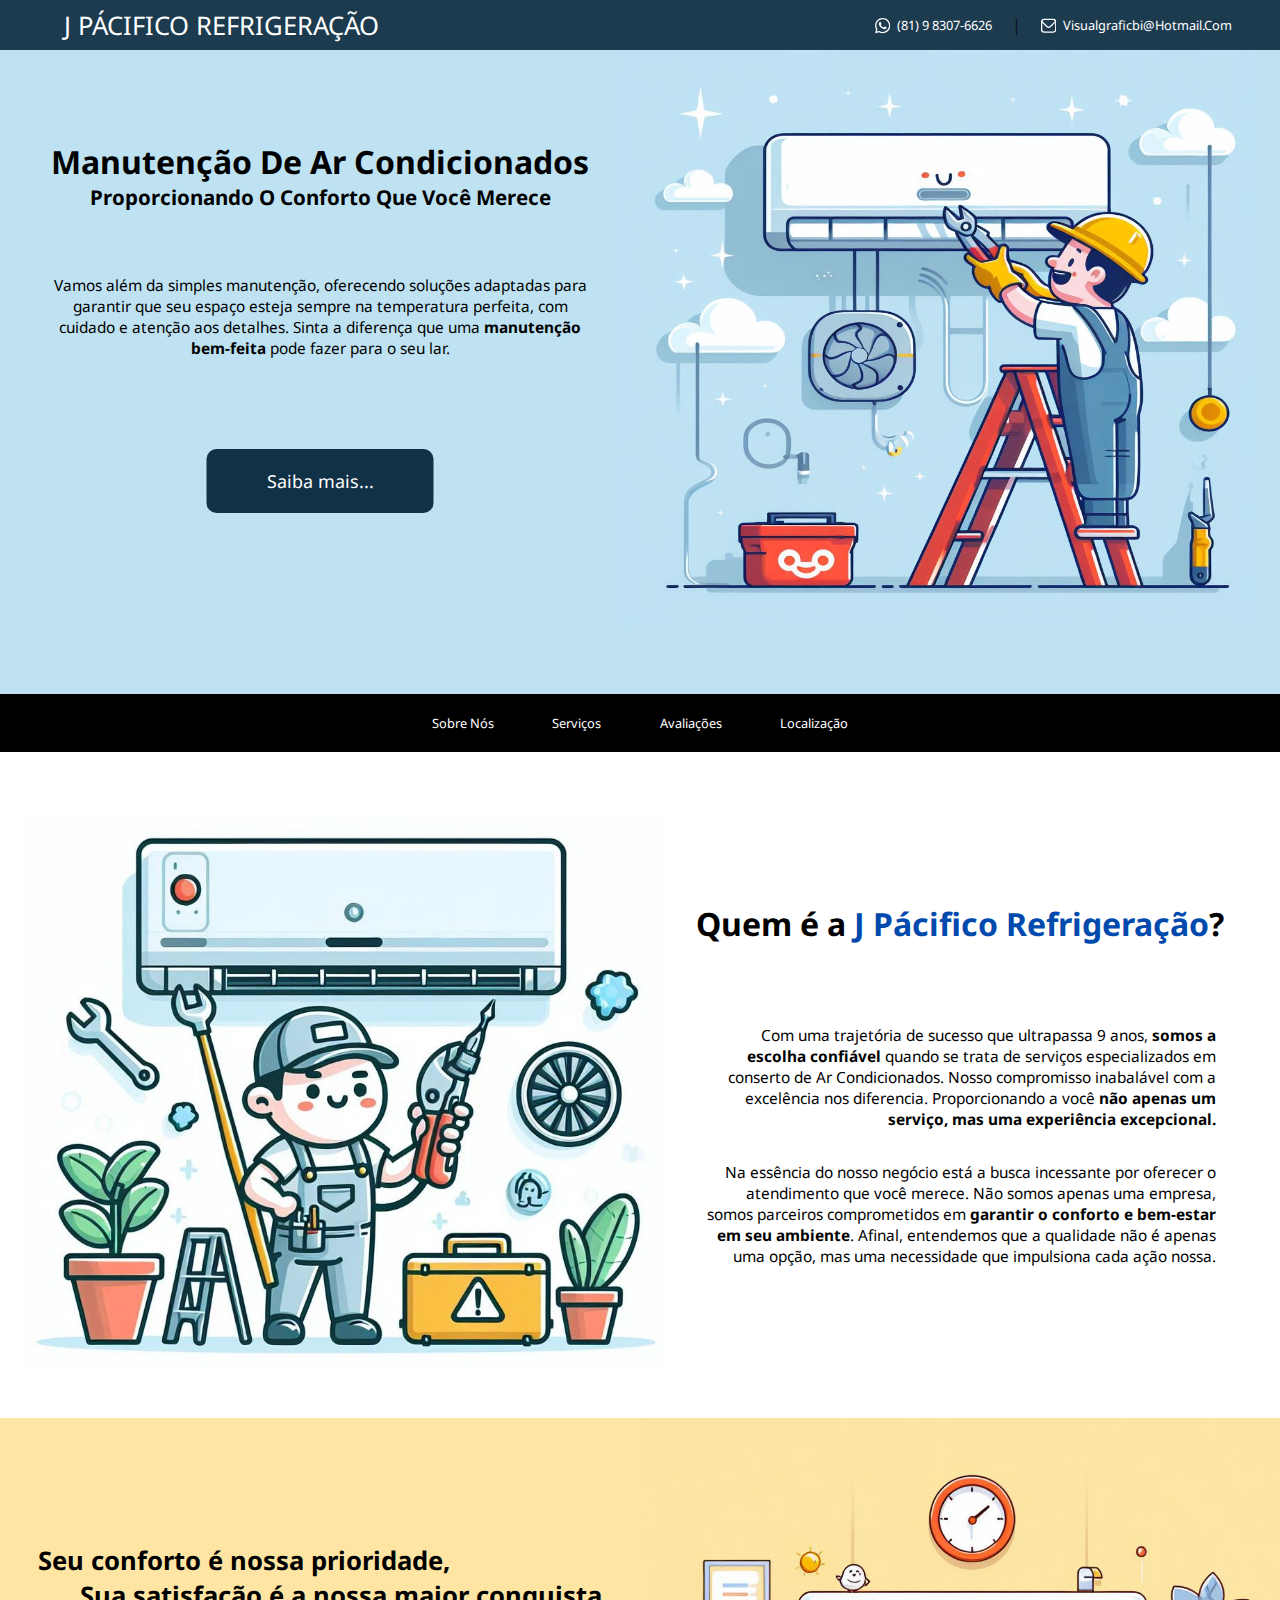
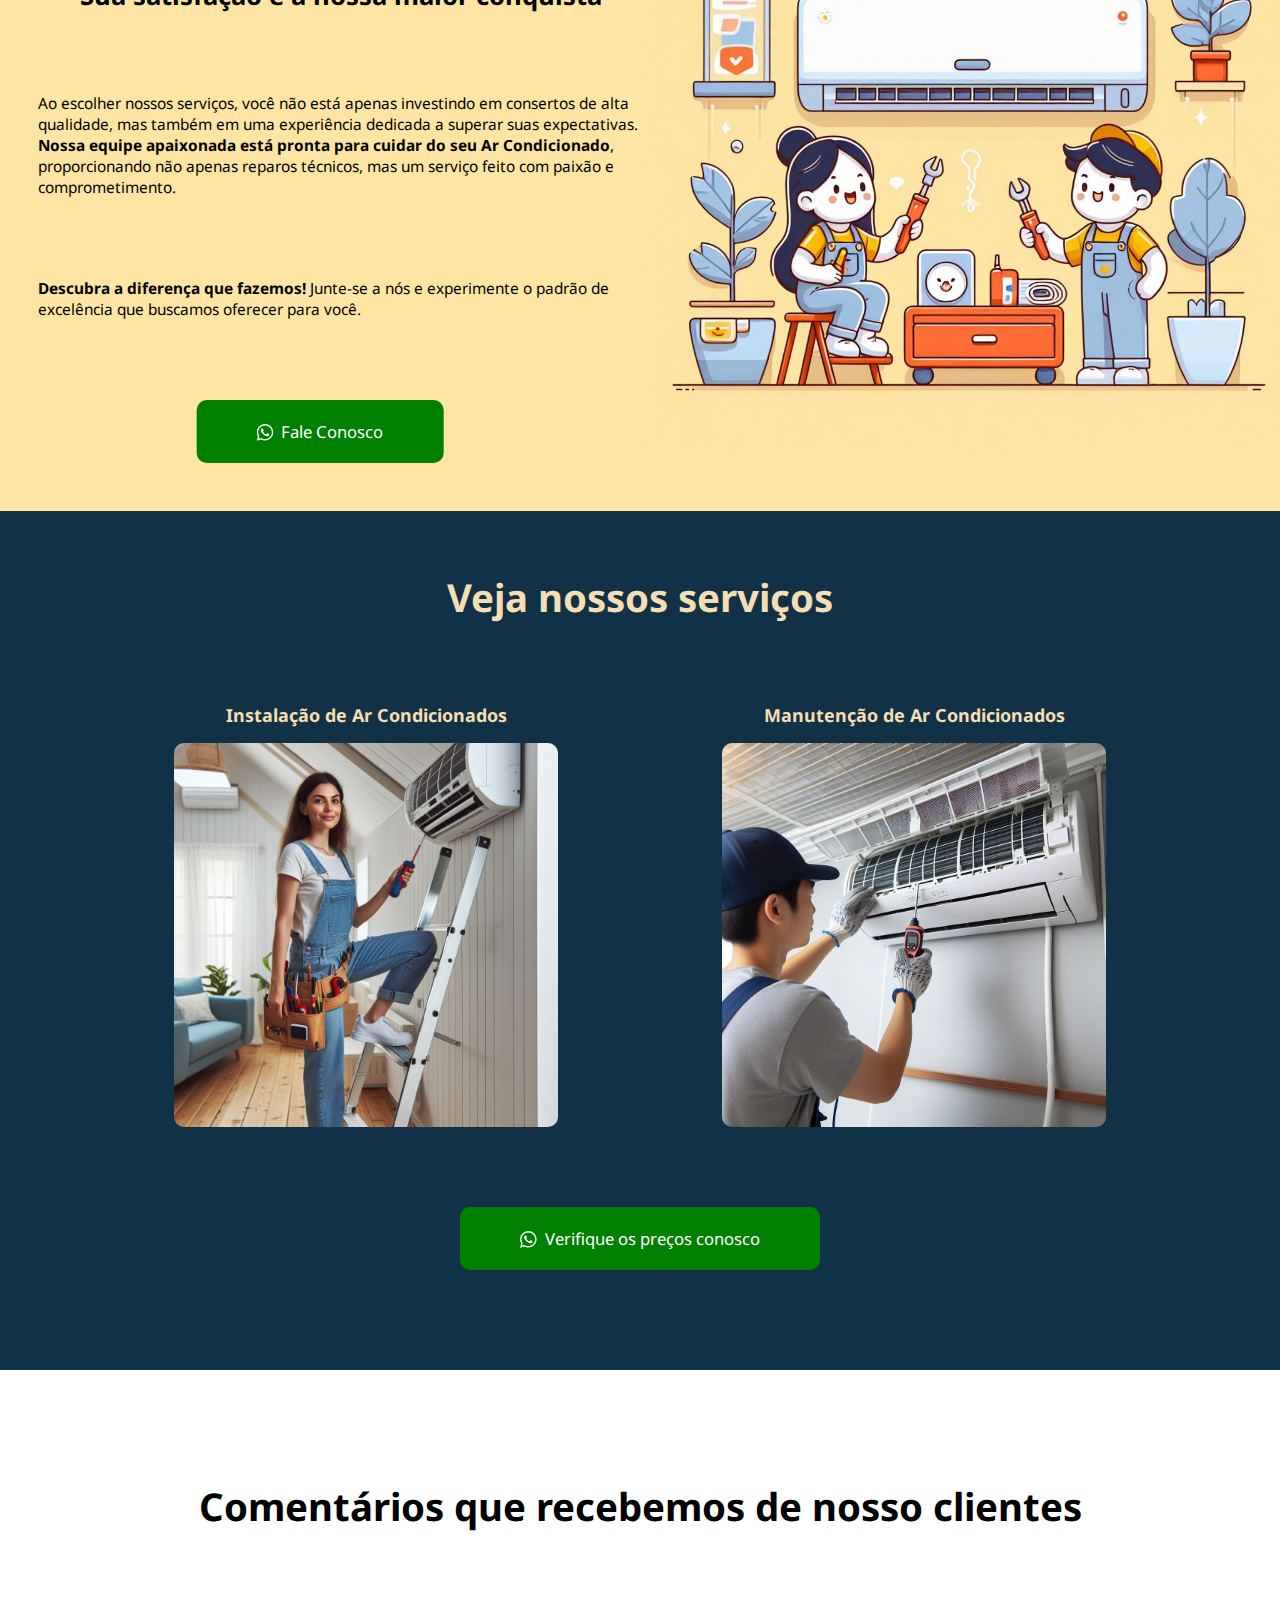
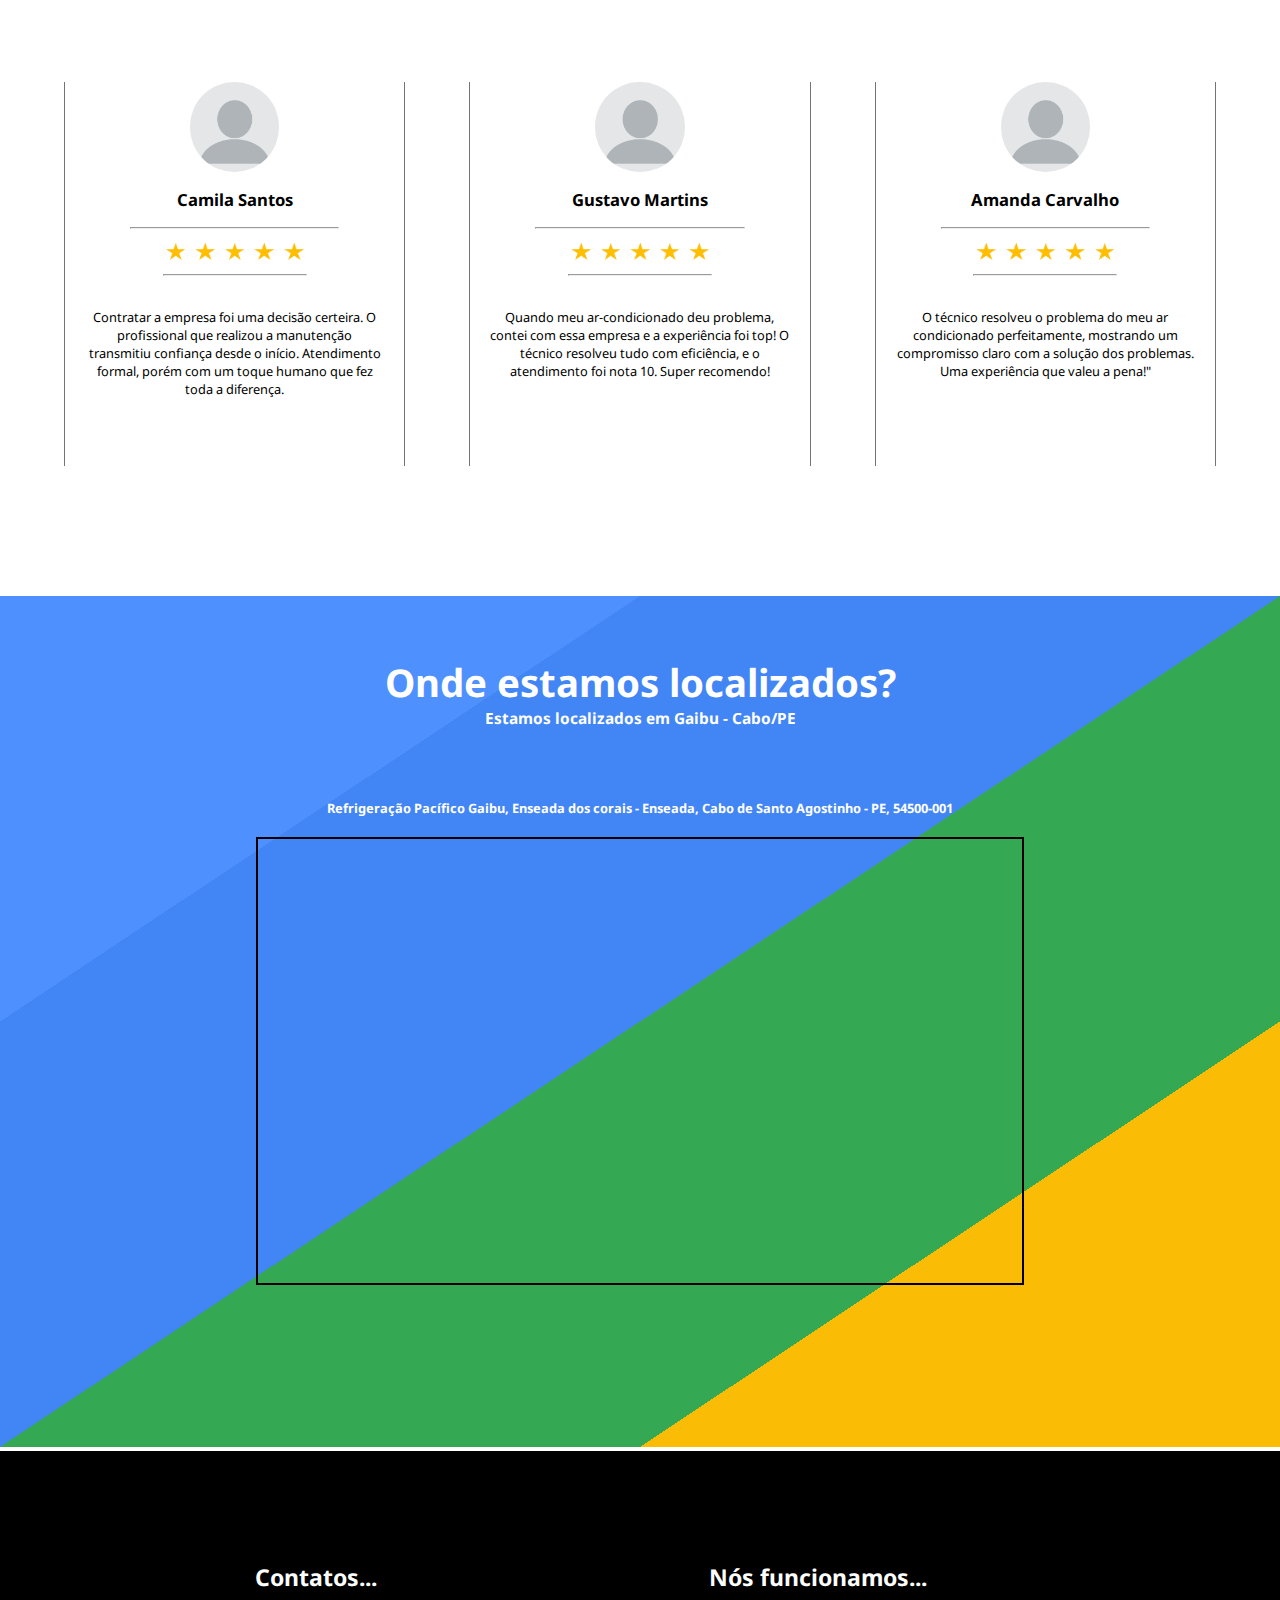
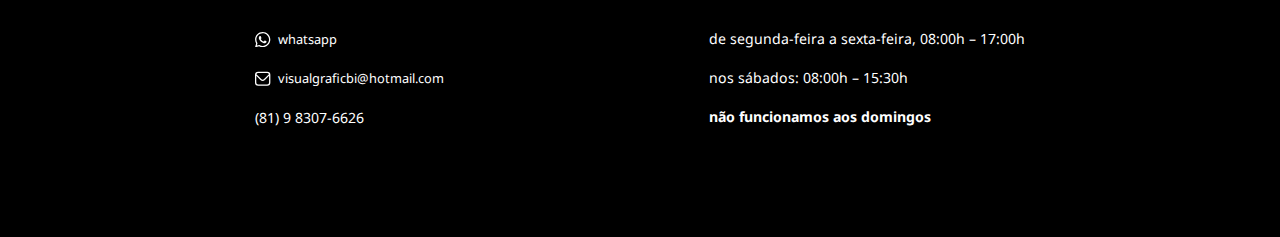
<file: index.html>
<!DOCTYPE html>
<html lang="pt-br">

<head>

    <meta 
    charset="UTF-8">

    <meta 
    name="viewport" 
    content="width=device-width, initial-scale=1.0">

    <meta 
    http-equiv="x-ua-edge" 
    content="ie-edge">

    <link 
    rel="stylesheet" 
    href="css/styles.css">

    <link 
    rel="icon" 
    type="image/x-icon" 
    href="/image/LogoRedonda.png">

    <title>J Pacífico Refrigeração</title>

</head>

<!--!!!!!!!!! AJEITAR CSS           !!!!!!!-->
<!--!!!!!!!!! FAZER AS MEDIA QUERY  !!!!!!! -->

<body>
    <header 
    id="header">

        <a href="#inicio"
        id="title-header" 
        class="titles">
        J Pácifico Refrigeração</a>

        <nav 
        id="navbar">

            <ul 
            id="lista-navbar">

                <a 
                id="wppNAV" 
                class="titles bordaAnimada" 
                href="https://wa.me/5581983076626"
                target="_blank">
                    <?xml version="1.0" encoding="UTF-8"?>

                    <svg 
                    id="wppICO" 
                    xmlns="http://www.w3.org/2000/svg" 
                    xmlns:xlink="http://www.w3.org/1999/xlink"
                    version="1.1" id="Capa_1" x="0px" y="0px"
                    viewBox="0 0 24 24"
                    style="enable-background:new 0 0 24 24;" 
                    xml:space="preserve" 
                    width="512" 
                    height="512">
                        <g 
                        id="WA_Logo">
                            <g>
                                <path 
                                style="fill-rule:evenodd;clip-rule:evenodd;"
                                d="M20.463,3.488C18.217,1.24,15.231,0.001,12.05,0    C5.495,0,0.16,5.334,0.157,11.892c-0.001,2.096,0.547,4.142,1.588,5.946L0.057,24l6.304-1.654    c1.737,0.948,3.693,1.447,5.683,1.448h0.005c6.554,0,11.89-5.335,11.893-11.893C23.944,8.724,22.708,5.735,20.463,3.488z     M12.05,21.785h-0.004c-1.774,0-3.513-0.477-5.031-1.378l-0.361-0.214l-3.741,0.981l0.999-3.648l-0.235-0.374    c-0.99-1.574-1.512-3.393-1.511-5.26c0.002-5.45,4.437-9.884,9.889-9.884c2.64,0,5.122,1.03,6.988,2.898    c1.866,1.869,2.893,4.352,2.892,6.993C21.932,17.351,17.498,21.785,12.05,21.785z M17.472,14.382    c-0.297-0.149-1.758-0.868-2.031-0.967c-0.272-0.099-0.47-0.149-0.669,0.148s-0.767,0.967-0.941,1.166    c-0.173,0.198-0.347,0.223-0.644,0.074c-0.297-0.149-1.255-0.462-2.39-1.475c-0.883-0.788-1.48-1.761-1.653-2.059    s-0.018-0.458,0.13-0.606c0.134-0.133,0.297-0.347,0.446-0.521C9.87,9.97,9.919,9.846,10.019,9.647    c0.099-0.198,0.05-0.372-0.025-0.521C9.919,8.978,9.325,7.515,9.078,6.92c-0.241-0.58-0.486-0.501-0.669-0.51    C8.236,6.401,8.038,6.4,7.839,6.4c-0.198,0-0.52,0.074-0.792,0.372c-0.272,0.298-1.04,1.017-1.04,2.479    c0,1.463,1.065,2.876,1.213,3.074c0.148,0.198,2.095,3.2,5.076,4.487c0.709,0.306,1.263,0.489,1.694,0.626    c0.712,0.226,1.36,0.194,1.872,0.118c0.571-0.085,1.758-0.719,2.006-1.413c0.248-0.694,0.248-1.29,0.173-1.413    C17.967,14.605,17.769,14.531,17.472,14.382z" />
                            </g>
                        </g>
                    </svg>
                    <span class="oculto">(81) 9 8307-6626</span>
                </a>

                <p
                id="p">
                |</p>

                <a 
                id="emailNAV" 
                class="titles bordaAnimada" 
                href="mailto:visualgraficbi@hotmail.com" 
                target="_blank">
                    <?xml version="1.0" encoding="UTF-8"?>
                    <svg 
                    id="emailICO" 
                    id="Outline" 
                    xmlns="http://www.w3.org/2000/svg"
                    viewBox="0 0 24 24" 
                    width="512"
                    height="512">
                        <path
                            d="M19,1H5A5.006,5.006,0,0,0,0,6V18a5.006,5.006,0,0,0,5,5H19a5.006,5.006,0,0,0,5-5V6A5.006,5.006,0,0,0,19,1ZM5,3H19a3,3,0,0,1,2.78,1.887l-7.658,7.659a3.007,3.007,0,0,1-4.244,0L2.22,4.887A3,3,0,0,1,5,3ZM19,21H5a3,3,0,0,1-3-3V7.5L8.464,13.96a5.007,5.007,0,0,0,7.072,0L22,7.5V18A3,3,0,0,1,19,21Z" />
                    </svg>
                    <span class="oculto">visualgraficbi@hotmail.com</span>
                </a>

                </div>

            </ul>

        </nav>

    </header>


    <main 
    id="main">

        <section 
        id="inicio">

            <article 
            id="inicioTXT-article">

                <h1 
                id="title-inicio" 
                class="titles">

                Manutenção de Ar condicionados</h1>

                <p 
                class="descricao">
                <span class="oculto">
                    Vamos além da simples manutenção, oferecendo soluções adaptadas para garantir que
                    seu espaço esteja sempre na temperatura perfeita, com cuidado e atenção aos detalhes.</span>
                Sinta a diferença que uma <strong class="no-bold">manutenção bem-feita</strong> pode fazer para o seu lar.</p>

            
                    <a
                    id="link-saibaMais"
                    href="#sobreNos">
                    Saiba mais...</a>
            </article>

            <img 
            id="imagem-inicio" class="oculto" 
            src="image/inicio.jpg" 
            alt="Banner">
            
        </section>

        <div 
        id="menu">

            <a 
            class="bordaAnimada" 
            href="#sobreNos">
            Sobre Nós</a>

            <a 
            class="bordaAnimada" 
            href="#servicos">
            Serviços</a>

            <a 
            class="bordaAnimada" 
            href="#avaliacoes">
            Avaliações</a>

            <a 
            class="bordaAnimada" 
            href="#localizacao">
            Localização</a>

        </div>

        <section 
        id="sobreNos">

            <article 
            class="sobreNos-Article">

                <div 
                class="div-sobreNosSection">

                    <h1 
                    class="title-section">
                    Quem é a <span>J Pácifico Refrigeração</span>?</h1>

                    <p 
                    class="descricao">
                    Com uma trajetória de sucesso que ultrapassa 9 anos, <strong>somos a escolha confiável</strong> quando se trata de serviços especializados em conserto de Ar Condicionados. <span class="oculto">Nosso compromisso inabalável com a excelência nos diferencia.</span> Proporcionando a você <strong>não apenas um serviço, mas uma experiência excepcional.</strong>
                    </p>

                    <p 
                    class="descricao">
                    <span class="oculto">Na essência do nosso negócio está a busca incessante por oferecer o atendimento que você merece.</span>
                    <span class="centralizar">
                        Não somos apenas uma empresa, somos parceiros comprometidos em <strong>garantir o conforto e
                        bem-estar em seu ambiente</strong>.
                    </span> <span class="oculto">
                        Afinal, entendemos que a qualidade não é apenas uma
                        opção, mas uma necessidade que impulsiona cada ação nossa.
                    </span>
                    </p>

                </div>

                <img 
                id="img-TitleSection"
                src="image/sobreNos-1.jpg" 
                alt="">

            </article>

            <section 
            class="subSection-sobreNos">

                <div 
                class="sobreNosSection2">

                    <h1 
                    class="title-section2">
                    Seu conforto é nossa prioridade,</h1>

                    <h1 
                    class="title-section3">
                    Sua satisfação é a nossa maior conquista</h1>

                    <p 
                    class="descricao">
                    Ao escolher nossos serviços, você não está apenas investindo em consertos de alta qualidade, mas também em uma experiência dedicada a superar suas expectativas.     <strong>Nossa equipe apaixonada
                    está pronta para cuidar do seu Ar Condicionado</strong>, proporcionando não apenas reparos
                    técnicos, mas um serviço feito com paixão e comprometimento.
                    </p>

                    <p 
                    class="descricao">
                    <strong>Descubra a diferença que fazemos!</strong> Junte-se a nós e experimente o padrão de
                    excelência que buscamos oferecer para você.
                    </p>

                    <a 
                    class="wppLink" 
                    href="https://wa.me/5581983076626" 
                    target="_blank">
                        <svg 
                        id="Capa_1" x="0px" y="0px"
                        class="wppICO2" 
                        xmlns="http://www.w3.org/2000/svg"
                        xmlns:xlink="http://www.w3.org/1999/xlink" version="1.1" 
                        viewBox="0 0 24 24" style="enable-background:new 0 0 24 24;" 
                        xml:space="preserve"
                        width="512" height="512">
                            <g 
                            id="WA_Logo">
                                <g>
                                    <path style="fill-rule:evenodd;clip-rule:evenodd;"
                                    d="M20.463,3.488C18.217,1.24,15.231,0.001,12.05,0    C5.495,0,0.16,5.334,0.157,11.892c-0.001,2.096,0.547,4.142,1.588,5.946L0.057,24l6.304-1.654    c1.737,0.948,3.693,1.447,5.683,1.448h0.005c6.554,0,11.89-5.335,11.893-11.893C23.944,8.724,22.708,5.735,20.463,3.488z     M12.05,21.785h-0.004c-1.774,0-3.513-0.477-5.031-1.378l-0.361-0.214l-3.741,0.981l0.999-3.648l-0.235-0.374    c-0.99-1.574-1.512-3.393-1.511-5.26c0.002-5.45,4.437-9.884,9.889-9.884c2.64,0,5.122,1.03,6.988,2.898    c1.866,1.869,2.893,4.352,2.892,6.993C21.932,17.351,17.498,21.785,12.05,21.785z M17.472,14.382    c-0.297-0.149-1.758-0.868-2.031-0.967c-0.272-0.099-0.47-0.149-0.669,0.148s-0.767,0.967-0.941,1.166    c-0.173,0.198-0.347,0.223-0.644,0.074c-0.297-0.149-1.255-0.462-2.39-1.475c-0.883-0.788-1.48-1.761-1.653-2.059    s-0.018-0.458,0.13-0.606c0.134-0.133,0.297-0.347,0.446-0.521C9.87,9.97,9.919,9.846,10.019,9.647    c0.099-0.198,0.05-0.372-0.025-0.521C9.919,8.978,9.325,7.515,9.078,6.92c-0.241-0.58-0.486-0.501-0.669-0.51    C8.236,6.401,8.038,6.4,7.839,6.4c-0.198,0-0.52,0.074-0.792,0.372c-0.272,0.298-1.04,1.017-1.04,2.479    c0,1.463,1.065,2.876,1.213,3.074c0.148,0.198,2.095,3.2,5.076,4.487c0.709,0.306,1.263,0.489,1.694,0.626    c0.712,0.226,1.36,0.194,1.872,0.118c0.571-0.085,1.758-0.719,2.006-1.413c0.248-0.694,0.248-1.29,0.173-1.413    C17.967,14.605,17.769,14.531,17.472,14.382z" />
                                </g>
                            </g>
                        </svg> 
                        Fale Conosco</a>
                </div>

                <img 
                id="img-TitleSection2" 
                src="image/sobreNos-2.jpg" 
                alt="">

            </section>

        </section>

        <section 
        id="servicos">

            <h1 
            id="title-servicos"> 
            Veja nossos serviços</h1>

            <div 
            class="container-servicosArticles">

                <article 
                id="article-servicos-instalacao">

                    <h1 id="title-instalacaoServicos">
                    Instalação de Ar Condicionados</h1>

                    <img 
                    class="servicos-img" 
                    src="image/servicos-1.jpg" 
                    alt="">

                </article>

                <article 
                id="article-servicos-manutencao">

                    <h1 
                    id="title-manutencaoServicos">
                    Manutenção de Ar Condicionados</h1>

                    <img 
                    class="servicos-img" 
                    src="image/servicos-2.jpg" 
                    alt="">

                </article>

            </div>

            <a 
            class="wppLink center" 
            href="https://wa.me/5581983076626" 
            target="_blank">
                <svg 
                id="Capa_1" 
                class="wppICO2" 
                xmlns="http://www.w3.org/2000/svg" xmlns:xlink="http://www.w3.org/1999/xlink"
                version="1.1" 
                x="0px" y="0px" viewBox="0 0 24 24"
                style="enable-background:new 0 0 24 24;" xml:space="preserve" 
                width="512" 
                height="512">
                    <g 
                    id="WA_Logo">
                        <g>
                            <path 
                            style="fill-rule:evenodd;clip-rule:evenodd;"
                            d="M20.463,3.488C18.217,1.24,15.231,0.001,12.05,0    C5.495,0,0.16,5.334,0.157,11.892c-0.001,2.096,0.547,4.142,1.588,5.946L0.057,24l6.304-1.654    c1.737,0.948,3.693,1.447,5.683,1.448h0.005c6.554,0,11.89-5.335,11.893-11.893C23.944,8.724,22.708,5.735,20.463,3.488z     M12.05,21.785h-0.004c-1.774,0-3.513-0.477-5.031-1.378l-0.361-0.214l-3.741,0.981l0.999-3.648l-0.235-0.374    c-0.99-1.574-1.512-3.393-1.511-5.26c0.002-5.45,4.437-9.884,9.889-9.884c2.64,0,5.122,1.03,6.988,2.898    c1.866,1.869,2.893,4.352,2.892,6.993C21.932,17.351,17.498,21.785,12.05,21.785z M17.472,14.382    c-0.297-0.149-1.758-0.868-2.031-0.967c-0.272-0.099-0.47-0.149-0.669,0.148s-0.767,0.967-0.941,1.166    c-0.173,0.198-0.347,0.223-0.644,0.074c-0.297-0.149-1.255-0.462-2.39-1.475c-0.883-0.788-1.48-1.761-1.653-2.059    s-0.018-0.458,0.13-0.606c0.134-0.133,0.297-0.347,0.446-0.521C9.87,9.97,9.919,9.846,10.019,9.647    c0.099-0.198,0.05-0.372-0.025-0.521C9.919,8.978,9.325,7.515,9.078,6.92c-0.241-0.58-0.486-0.501-0.669-0.51    C8.236,6.401,8.038,6.4,7.839,6.4c-0.198,0-0.52,0.074-0.792,0.372c-0.272,0.298-1.04,1.017-1.04,2.479    c0,1.463,1.065,2.876,1.213,3.074c0.148,0.198,2.095,3.2,5.076,4.487c0.709,0.306,1.263,0.489,1.694,0.626    c0.712,0.226,1.36,0.194,1.872,0.118c0.571-0.085,1.758-0.719,2.006-1.413c0.248-0.694,0.248-1.29,0.173-1.413    C17.967,14.605,17.769,14.531,17.472,14.382z" />
                        </g>
                    </g>
                </svg> 
                Verifique os preços conosco</a>

        </section>

        <section 
        id="avaliacoes">

            <h1 
            id="title-avaliacoes">
            Comentários que recebemos de nosso clientes</h1>

            <article 
            id="avaliacoes-article">

                <div 
                class="avaliacoes-container">

                    <img 
                    class="img-avaliacao" 
                    src="image/avaliacao-user.png" 
                    alt="foto de perfil">

                    <h3 
                    class="nome-avaliacao">
                    Camila Santos</h3>

                    <hr 
                    class="long">

                    <div 
                    class="estrelas-container">

                    <img 
                    class="estrelas-avaliacao" 
                    src="image/avaliacao-estrela.png" 

                    alt="">

                    <img 
                    class="estrelas-avaliacao" 
                    src="image/avaliacao-estrela.png" 

                    alt="">

                    <img 
                    class="estrelas-avaliacao" 
                    src="image/avaliacao-estrela.png" 

                    alt="">

                    <img class="estrelas-avaliacao" 
                    src="image/avaliacao-estrela.png" 

                    alt="">

                    <img class="estrelas-avaliacao" 
                    src="image/avaliacao-estrela.png" 
                    alt="">

                        <hr 
                        class="short">

                    </div>

                    <p 
                    class="comentario">
                    Contratar a empresa foi uma decisão certeira. O profissional que realizou a
                    manutenção transmitiu confiança desde o início. Atendimento formal, porém com um toque humano que fez toda a diferença.</p>

                </div>

                <div 
                class="avaliacoes-container">

                    <img 
                    class="img-avaliacao" 
                    src="image/avaliacao-user.png" 
                    alt="foto de perfil">

                    <h3 
                    class="nome-avaliacao">
                    Gustavo Martins</h3>

                    <hr 
                    class="long">

                    <div 
                    class="estrelas-container">

                    <img 
                    class="estrelas-avaliacao" 
                    src="image/avaliacao-estrela.png" 

                    alt="">

                    <img 
                    class="estrelas-avaliacao" 
                    src="image/avaliacao-estrela.png" 

                    alt="">

                    <img 
                    class="estrelas-avaliacao" 
                    src="image/avaliacao-estrela.png" 

                    alt="">

                    <img class="estrelas-avaliacao" 
                    src="image/avaliacao-estrela.png" 

                    alt="">

                    <img class="estrelas-avaliacao" 
                    src="image/avaliacao-estrela.png" 
                    alt="">

                        <hr 
                        class="short">

                    </div>

                    <p 
                    class="comentario">
                    Quando meu ar-condicionado deu problema, contei com essa empresa e a
                    experiência foi top! O técnico resolveu tudo com eficiência, e o atendimento foi nota 10. Super recomendo!</p>

                </div>

                <div 
                class="avaliacoes-container">

                    <img 
                    class="img-avaliacao" 
                    src="image/avaliacao-user.png" 
                    alt="foto de perfil">

                    <h3 
                    class="nome-avaliacao">
                    Amanda Carvalho</h3>

                    <hr 
                    class="long">

                    <div 
                    class="estrelas-container">

                    <img 
                    class="estrelas-avaliacao" 
                    src="image/avaliacao-estrela.png" 

                    alt="">

                    <img 
                    class="estrelas-avaliacao" 
                    src="image/avaliacao-estrela.png" 

                    alt="">

                    <img 
                    class="estrelas-avaliacao" 
                    src="image/avaliacao-estrela.png"

                    alt="">

                    <img class="estrelas-avaliacao" 
                    src="image/avaliacao-estrela.png" 

                    alt="">

                    <img class="estrelas-avaliacao" 
                    src="image/avaliacao-estrela.png" 
                    alt="">

                        <hr 
                        class="short">

                    </div>

                    <p 
                    class="comentario">
                    O técnico resolveu o problema do meu ar condicionado perfeitamente, mostrando um compromisso claro com a solução dos problemas. Uma experiência que valeu a pena!"</p>

                </div>

            </article>

        </section>

        <section 
        id="localizacao">

            <h1 
            id="title-localizacao">
            Onde estamos localizados?</h1>

            <div 
            id="mapa-div">
                
                <h3 
                id="endereco">
                Refrigeração Pacífico Gaibu, Enseada dos corais - Enseada, Cabo de Santo Agostinho - PE, 54500-001</h3>
                
                <iframe 
                id="mapa"
                src="https://www.google.com/maps/embed?pb=!1m18!1m12!1m3!1d7895.516518830863!2d-34.95556074680501!3d-8.326802819946186!2m3!1f0!2f0!3f0!3m2!1i1024!2i768!4f13.1!3m3!1m2!1s0x7aaef4064c9f5e5%3A0xae3a1d6d556c7f8e!2zUmVmcmlnZXJhw6fDo28gUGFjw61maWNvIEdhaWJ1!5e0!3m2!1spt-BR!2sbr!4v1702483831361!5m2!1spt-BR!2sbr"
                allowfullscreen="" 
                loading="lazy" 
                referrerpolicy="no-referrer-when-downgrade"></iframe>

            </div>

        </section>

        <footer 
        id="footer">

            <ul 
            id="ulFooter">

                <h4 
                class="title-ulFooter">
                Nós funcionamos...</h4>

                <li 
                class="funcionamento-liFooter">
                De segunda-feira a sexta-feira, 08:00h – 17:00h</li>

                <li 
                class="funcionamento-liFooter">
                Nos sábados: 08:00h – 15:30h</li>

                <li 
                class="funcionamento-liFooter">
                <strong>Não funcionamos aos domingos</strong></li>

            </ul>

            <ul 
            id="ulFooter">

                <h4 
                class="title-ulFooter">
                Contatos...</h4>

                <a 
                id="wppNAV" 
                class="titles bordaAnimada funcionamento-liFooter" 
                href="https://wa.me/5581983076626"
                target="_blank">
                    <?xml version="1.0" encoding="UTF-8"?>

                    <svg 
                    id="wppICO" 
                    id="Capa_1" 
                    xmlns="http://www.w3.org/2000/svg" xmlns:xlink="http://www.w3.org/1999/xlink"
                    version="1.1" 
                    x="0px" y="0px" viewBox="0 0 24 24"
                    style="enable-background:new 0 0 24 24;" xml:space="preserve" 
                    width="512" 
                    height="512">
                        <g 
                        id="WA_Logo">
                            <g>
                                <path 
                                style="fill-rule:evenodd;clip-rule:evenodd;"
                                    d="M20.463,3.488C18.217,1.24,15.231,0.001,12.05,0    C5.495,0,0.16,5.334,0.157,11.892c-0.001,2.096,0.547,4.142,1.588,5.946L0.057,24l6.304-1.654    c1.737,0.948,3.693,1.447,5.683,1.448h0.005c6.554,0,11.89-5.335,11.893-11.893C23.944,8.724,22.708,5.735,20.463,3.488z     M12.05,21.785h-0.004c-1.774,0-3.513-0.477-5.031-1.378l-0.361-0.214l-3.741,0.981l0.999-3.648l-0.235-0.374    c-0.99-1.574-1.512-3.393-1.511-5.26c0.002-5.45,4.437-9.884,9.889-9.884c2.64,0,5.122,1.03,6.988,2.898    c1.866,1.869,2.893,4.352,2.892,6.993C21.932,17.351,17.498,21.785,12.05,21.785z M17.472,14.382    c-0.297-0.149-1.758-0.868-2.031-0.967c-0.272-0.099-0.47-0.149-0.669,0.148s-0.767,0.967-0.941,1.166    c-0.173,0.198-0.347,0.223-0.644,0.074c-0.297-0.149-1.255-0.462-2.39-1.475c-0.883-0.788-1.48-1.761-1.653-2.059    s-0.018-0.458,0.13-0.606c0.134-0.133,0.297-0.347,0.446-0.521C9.87,9.97,9.919,9.846,10.019,9.647    c0.099-0.198,0.05-0.372-0.025-0.521C9.919,8.978,9.325,7.515,9.078,6.92c-0.241-0.58-0.486-0.501-0.669-0.51    C8.236,6.401,8.038,6.4,7.839,6.4c-0.198,0-0.52,0.074-0.792,0.372c-0.272,0.298-1.04,1.017-1.04,2.479    c0,1.463,1.065,2.876,1.213,3.074c0.148,0.198,2.095,3.2,5.076,4.487c0.709,0.306,1.263,0.489,1.694,0.626    c0.712,0.226,1.36,0.194,1.872,0.118c0.571-0.085,1.758-0.719,2.006-1.413c0.248-0.694,0.248-1.29,0.173-1.413    C17.967,14.605,17.769,14.531,17.472,14.382z" />
                            </g>
                        </g>
                    </svg> 
                    Whatsapp
                </a>

                <a 
                id="emailNAV" 
                class="titles bordaAnimada funcionamento-liFooter"
                href="mailto:visualgraficbi@hotmail.com" 
                target="_blank">
                    <?xml version="1.0" encoding="UTF-8"?>
                    <svg 
                    id="emailICO" 
                    id="Outline" 
                    xmlns="http://www.w3.org/2000/svg" 
                    viewBox="0 0 24 24" 
                    width="512"
                    height="512">
                        <path
                        d="M19,1H5A5.006,5.006,0,0,0,0,6V18a5.006,5.006,0,0,0,5,5H19a5.006,5.006,0,0,0,5-5V6A5.006,5.006,0,0,0,19,1ZM5,3H19a3,3,0,0,1,2.78,1.887l-7.658,7.659a3.007,3.007,0,0,1-4.244,0L2.22,4.887A3,3,0,0,1,5,3ZM19,21H5a3,3,0,0,1-3-3V7.5L8.464,13.96a5.007,5.007,0,0,0,7.072,0L22,7.5V18A3,3,0,0,1,19,21Z" />
                    </svg>
                    visualgraficbi@hotmail.com
                </a>

                <li 
                class="funcionamento-liFooter numero-Footer">
                (81) 9 8307-6626</li>

            </ul>

        </footer>

    </main>

    <script>

window.onload = function () {
            const nav = document.getElementById("menu");
            let distanciaTopo = nav.getBoundingClientRect().top + window.scrollY;
    
            window.onscroll = function () {
                fixarMenuNoTopo(nav, distanciaTopo);
            };
            window.onresize = function () {
            // Recalcula a posição inicial ao redimensionar a tela
            distanciaTopo = nav.getBoundingClientRect().top + window.scrollY;
            };
        };
    
        function fixarMenuNoTopo(nav, distanciaTopo) {
            const scrollAtual = window.scrollY;
            const larguraDaTela = window.innerWidth;

        // Modifique o comportamento com base na largura da tela
        if (larguraDaTela <= 2720 && larguraDaTela > 1640) {
          // Lógica para telas pequenas
          
            if (scrollAtual + 110 >= distanciaTopo) {
                nav.classList.add("fixoTopo");
            } else {
                nav.classList.remove("fixoTopo");
                }
    
                // Atualiza a posição inicial quando o usuário rola para cima
            if (scrollAtual < distanciaTopo) {
                distanciaTopo = nav.getBoundingClientRect().top + scrollAtual;
                }
            }
    
        if (larguraDaTela <= 1640 && larguraDaTela > 1224) {
          // Lógica para telas pequenas
          
            if (scrollAtual + 50 >= distanciaTopo) {
                nav.classList.add("fixoTopo");
            } else {
                nav.classList.remove("fixoTopo");
                }
    
                // Atualiza a posição inicial quando o usuário rola para cima
            if (scrollAtual < distanciaTopo) {
                distanciaTopo = nav.getBoundingClientRect().top + scrollAtual;
                }
        }
    

        if (larguraDaTela <= 1224 && larguraDaTela > 868) {
          // Lógica para telas pequenas
          
            if (scrollAtual + 50 >= distanciaTopo) {
                nav.classList.add("fixoTopo");
            } else {
                nav.classList.remove("fixoTopo");
                }
    
                // Atualiza a posição inicial quando o usuário rola para cima
            if (scrollAtual < distanciaTopo) {
                distanciaTopo = nav.getBoundingClientRect().top + scrollAtual;
                }
            }

            
        
        

        if (larguraDaTela <= 868 && larguraDaTela > 525) {
          // Lógica para telas pequenas
          
            if (scrollAtual + 50 >= distanciaTopo) {
                nav.classList.add("fixoTopo");
            } else {
                nav.classList.remove("fixoTopo");
                }
    
                // Atualiza a posição inicial quando o usuário rola para cima
            if (scrollAtual < distanciaTopo) {
                distanciaTopo = nav.getBoundingClientRect().top + scrollAtual;
                }
            

                
            };
            
            if (larguraDaTela <= 525 && larguraDaTela > 0) {
          // Lógica para telas pequenas
          
            if (scrollAtual + 45>= distanciaTopo) {
                nav.classList.add("fixoTopo");
            } else {
                nav.classList.remove("fixoTopo");
                }
    
                // Atualiza a posição inicial quando o usuário rola para cima
            if (scrollAtual < distanciaTopo) {
                distanciaTopo = nav.getBoundingClientRect().top + scrollAtual;
                }
            

                
            };
            
            fixarMenuNoTopo(nav, distanciaTopo);

        };
    </script>
</body>

</html>
</file>
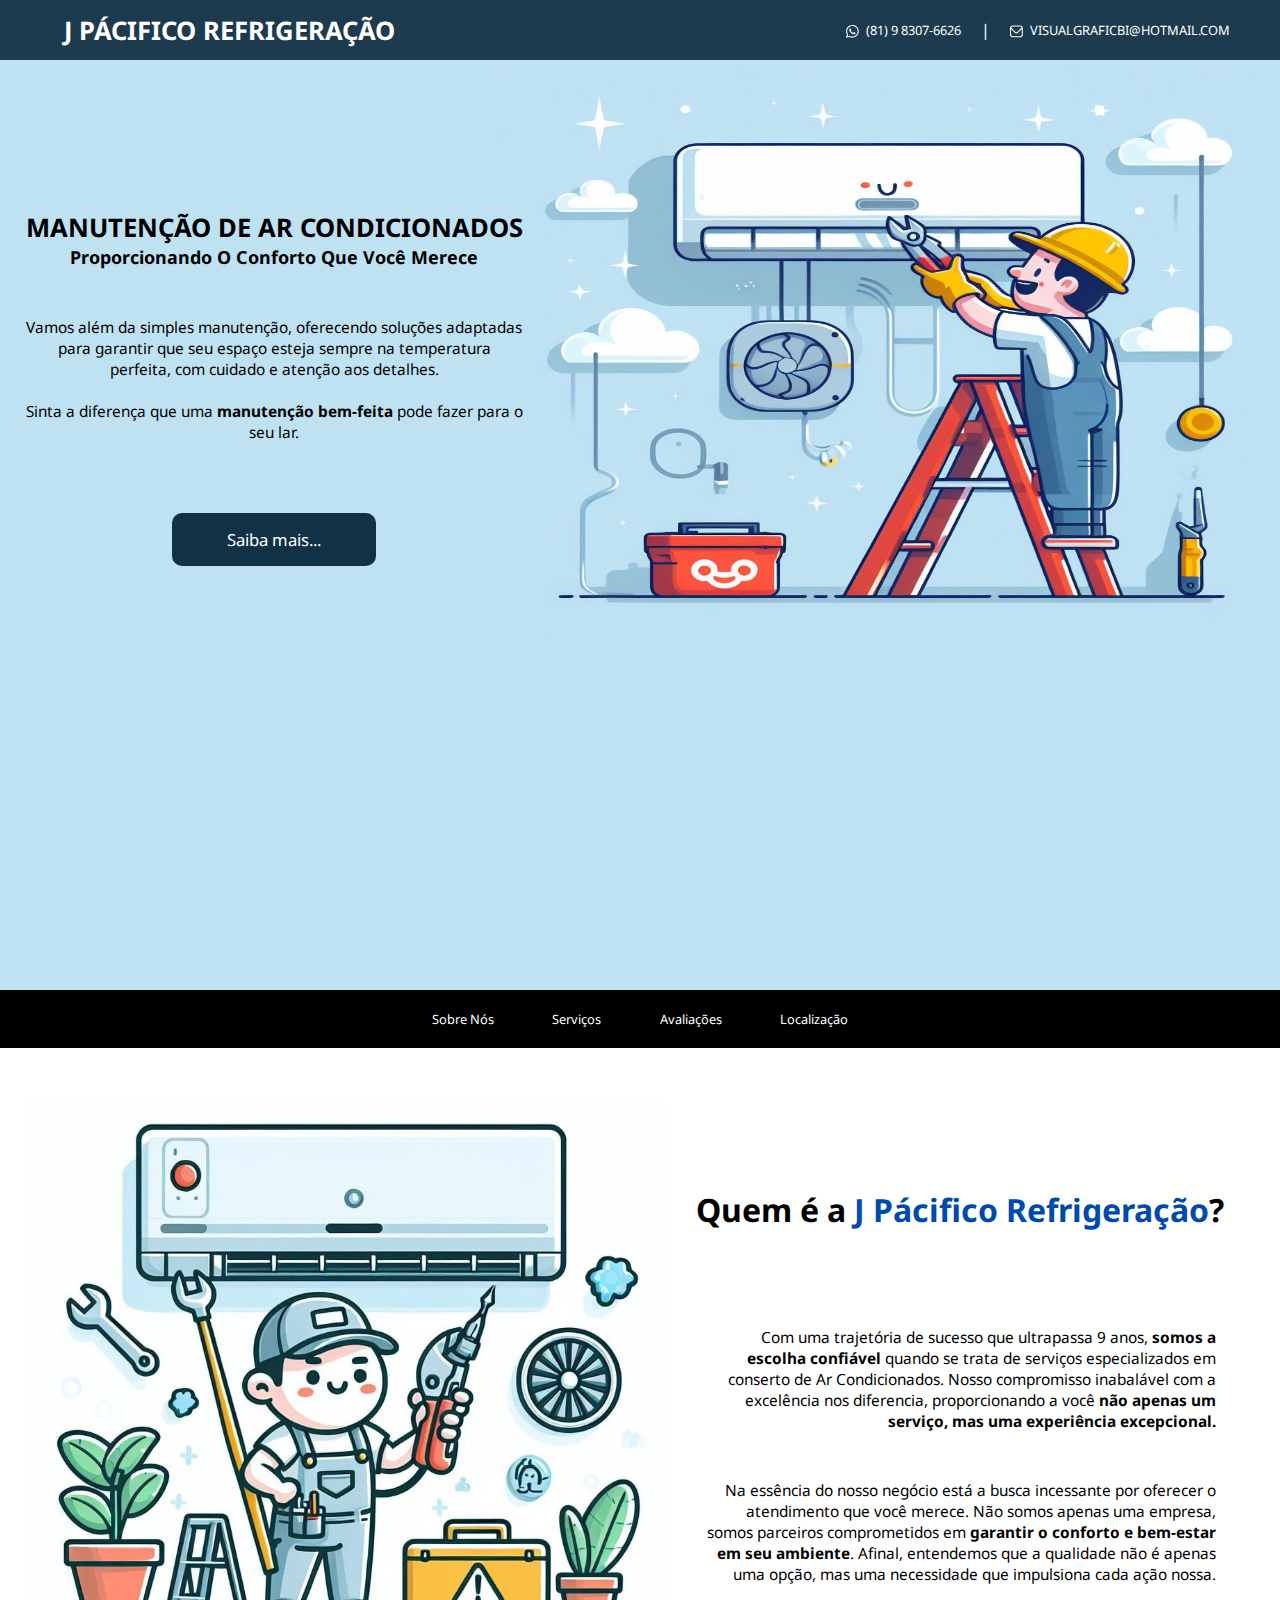
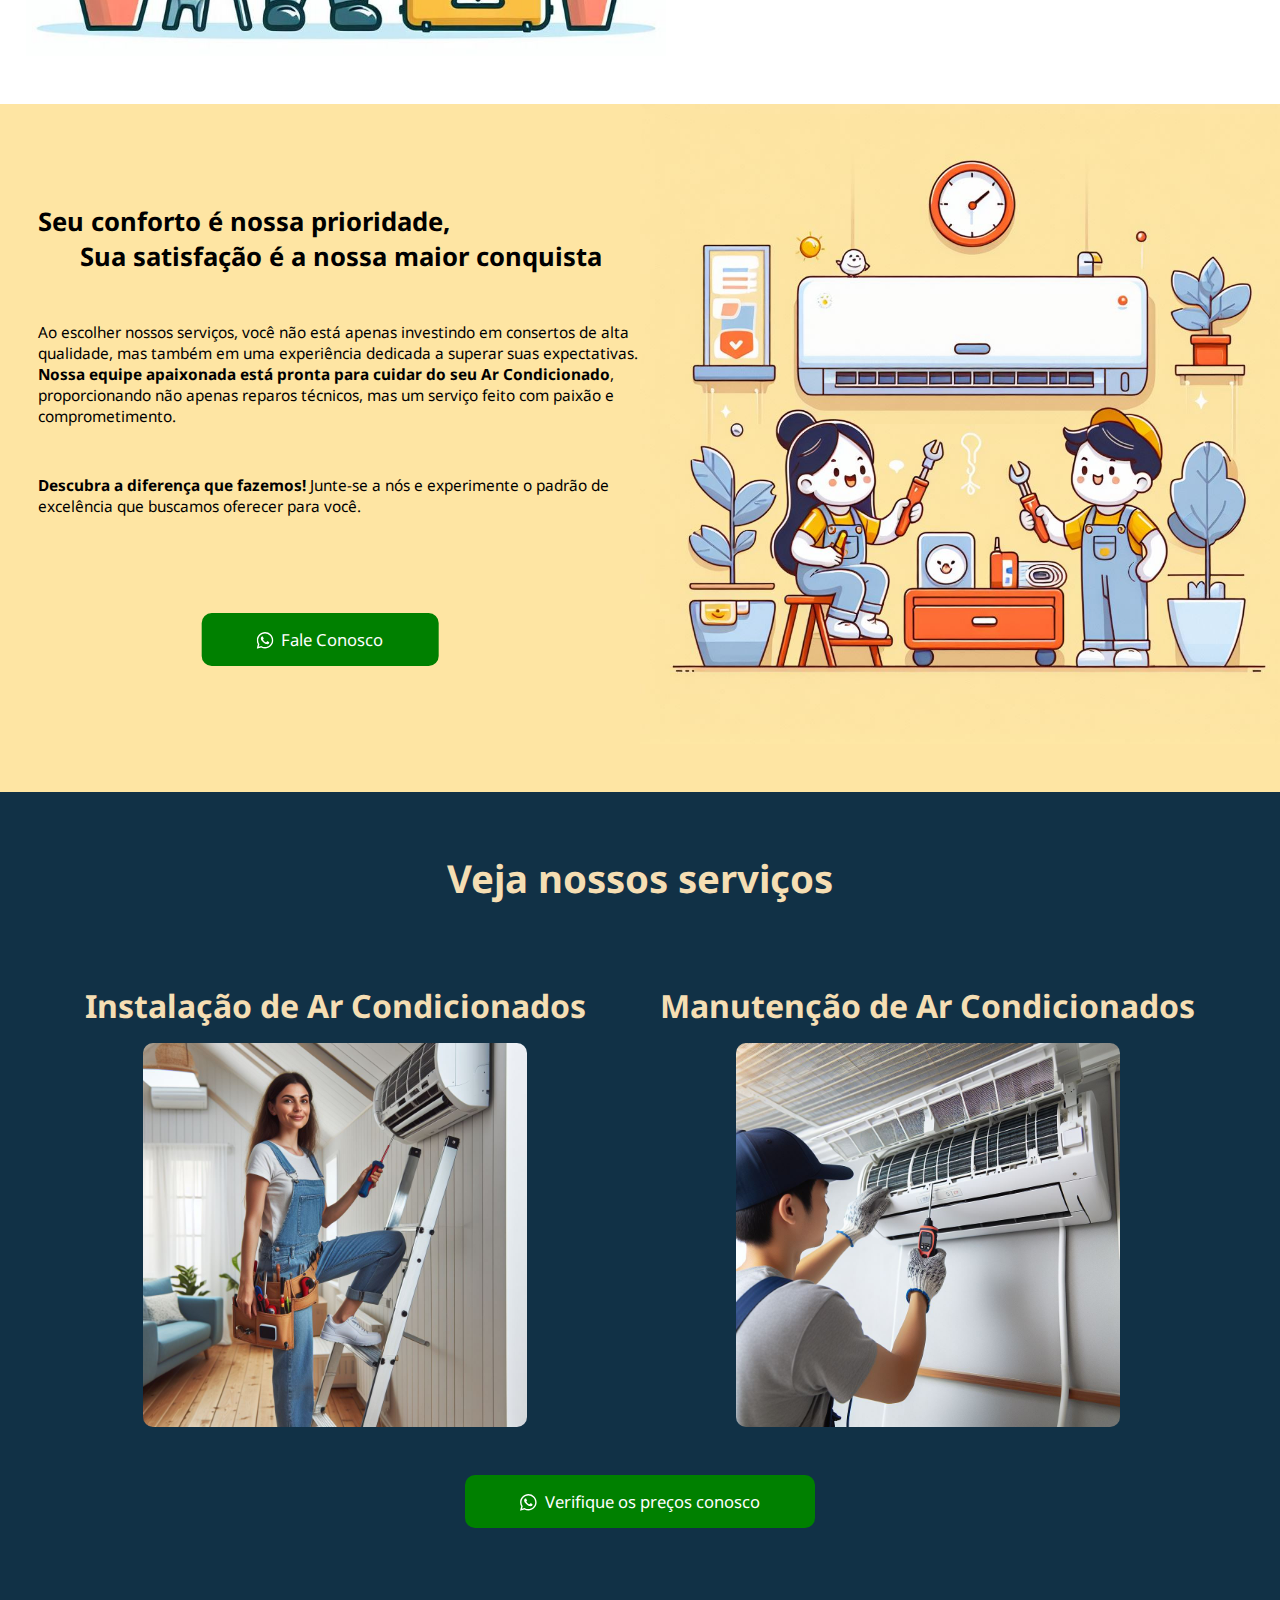
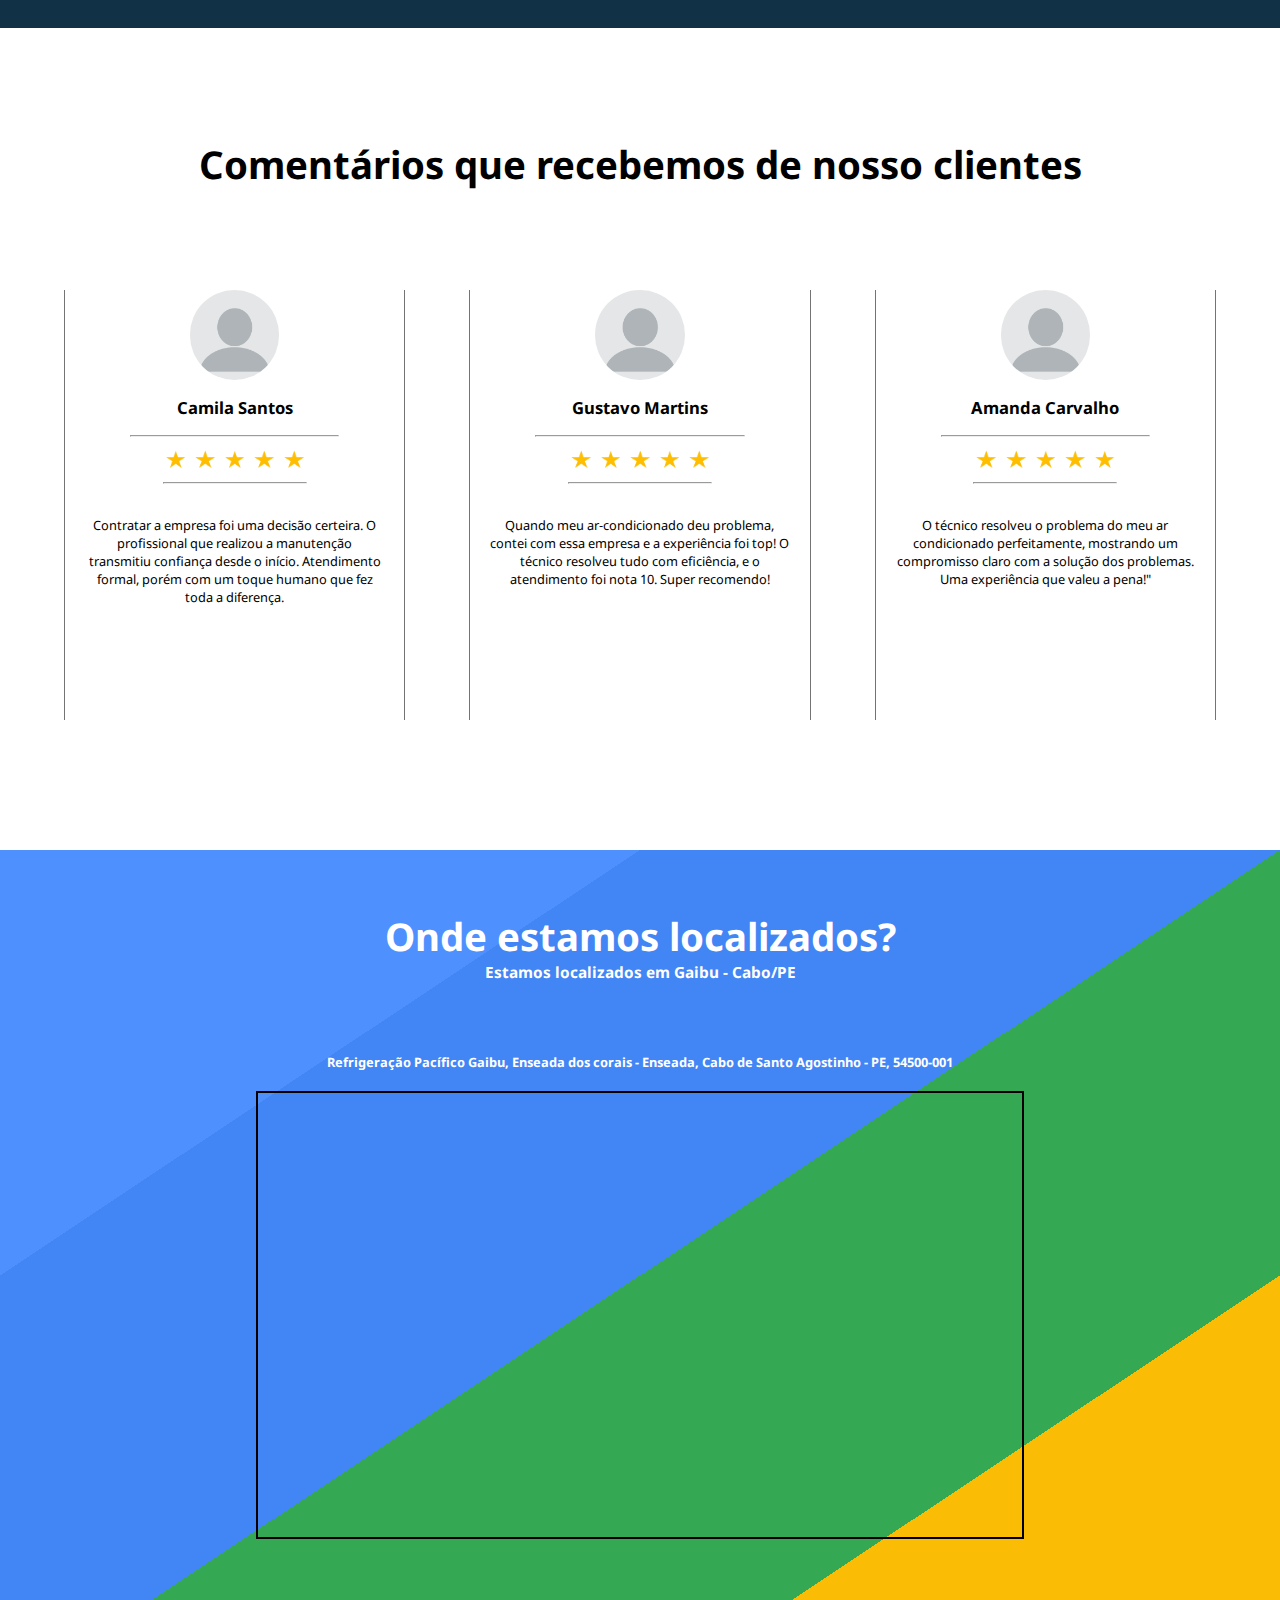
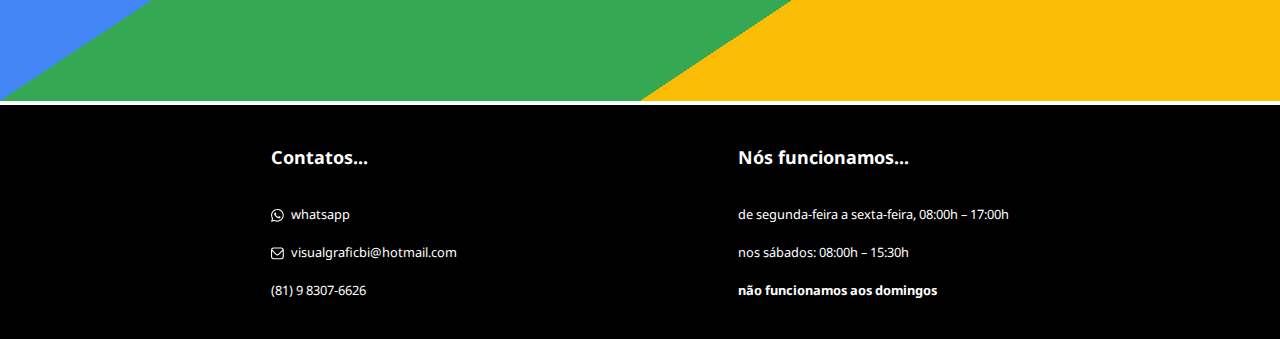
<file: html/landingPage.html>
<!DOCTYPE html>
<html lang="pt-br">

<head>

    <meta 
    charset="UTF-8">

    <meta 
    name="viewport" 
    content="width=device-width, initial-scale=1.0">

    <meta 
    http-equiv="x-ua-edge" 
    content="ie-edge">

    <link 
    rel="stylesheet" 
    href="../css/landingPage.css">

    <link 
    rel="icon" 
    type="image/x-icon" 
    href="../image/LogoRedonda.png">

    <title>J Pacífico Refrigeração</title>

</head>

<!--!!!!!!!!! AJEITAR CSS           !!!!!!!-->
<!--!!!!!!!!! FAZER AS MEDIA QUERY  !!!!!!! -->

<body>
    <header 
    id="header">

        <h1 
        id="title-header" 
        class="titles">
        J Pácifico Refrigeração</h1>

        <nav 
        id="navbar">

            <ul 
            id="lista-navbar">

                <a 
                id="wppNAV" 
                class="titles bordaAnimada" 
                href="https://wa.me/5581983076626"
                target="_blank">
                    <?xml version="1.0" encoding="UTF-8"?>

                    <svg 
                    id="wppICO" 
                    xmlns="http://www.w3.org/2000/svg" 
                    xmlns:xlink="http://www.w3.org/1999/xlink"
                    version="1.1" id="Capa_1" x="0px" y="0px"
                    viewBox="0 0 24 24"
                    style="enable-background:new 0 0 24 24;" 
                    xml:space="preserve" 
                    width="512" 
                    height="512">
                        <g 
                        id="WA_Logo">
                            <g>
                                <path 
                                style="fill-rule:evenodd;clip-rule:evenodd;"
                                d="M20.463,3.488C18.217,1.24,15.231,0.001,12.05,0    C5.495,0,0.16,5.334,0.157,11.892c-0.001,2.096,0.547,4.142,1.588,5.946L0.057,24l6.304-1.654    c1.737,0.948,3.693,1.447,5.683,1.448h0.005c6.554,0,11.89-5.335,11.893-11.893C23.944,8.724,22.708,5.735,20.463,3.488z     M12.05,21.785h-0.004c-1.774,0-3.513-0.477-5.031-1.378l-0.361-0.214l-3.741,0.981l0.999-3.648l-0.235-0.374    c-0.99-1.574-1.512-3.393-1.511-5.26c0.002-5.45,4.437-9.884,9.889-9.884c2.64,0,5.122,1.03,6.988,2.898    c1.866,1.869,2.893,4.352,2.892,6.993C21.932,17.351,17.498,21.785,12.05,21.785z M17.472,14.382    c-0.297-0.149-1.758-0.868-2.031-0.967c-0.272-0.099-0.47-0.149-0.669,0.148s-0.767,0.967-0.941,1.166    c-0.173,0.198-0.347,0.223-0.644,0.074c-0.297-0.149-1.255-0.462-2.39-1.475c-0.883-0.788-1.48-1.761-1.653-2.059    s-0.018-0.458,0.13-0.606c0.134-0.133,0.297-0.347,0.446-0.521C9.87,9.97,9.919,9.846,10.019,9.647    c0.099-0.198,0.05-0.372-0.025-0.521C9.919,8.978,9.325,7.515,9.078,6.92c-0.241-0.58-0.486-0.501-0.669-0.51    C8.236,6.401,8.038,6.4,7.839,6.4c-0.198,0-0.52,0.074-0.792,0.372c-0.272,0.298-1.04,1.017-1.04,2.479    c0,1.463,1.065,2.876,1.213,3.074c0.148,0.198,2.095,3.2,5.076,4.487c0.709,0.306,1.263,0.489,1.694,0.626    c0.712,0.226,1.36,0.194,1.872,0.118c0.571-0.085,1.758-0.719,2.006-1.413c0.248-0.694,0.248-1.29,0.173-1.413    C17.967,14.605,17.769,14.531,17.472,14.382z" />
                            </g>
                        </g>
                    </svg>
                    (81) 9 8307-6626
                </a>

                <p
                id="p">
                |</p>

                <a 
                id="emailNAV" 
                class="titles bordaAnimada" 
                href="mailto:visualgraficbi@hotmail.com" 
                target="_blank">
                    <?xml version="1.0" encoding="UTF-8"?>
                    <svg 
                    id="emailICO" 
                    id="Outline" 
                    xmlns="http://www.w3.org/2000/svg"
                    viewBox="0 0 24 24" 
                    width="512"
                    height="512">
                        <path
                            d="M19,1H5A5.006,5.006,0,0,0,0,6V18a5.006,5.006,0,0,0,5,5H19a5.006,5.006,0,0,0,5-5V6A5.006,5.006,0,0,0,19,1ZM5,3H19a3,3,0,0,1,2.78,1.887l-7.658,7.659a3.007,3.007,0,0,1-4.244,0L2.22,4.887A3,3,0,0,1,5,3ZM19,21H5a3,3,0,0,1-3-3V7.5L8.464,13.96a5.007,5.007,0,0,0,7.072,0L22,7.5V18A3,3,0,0,1,19,21Z" />
                    </svg>
                    visualgraficbi@hotmail.com
                </a>

                </div>

            </ul>

        </nav>

    </header>


    <main 
    id="main">

        <section 
        id="inicio">

            <article 
            id="inicioTXT-article">

                <h1 
                id="title-inicio" 
                class="titles">

                Manutenção de Ar condicionados</h1>

                <p 
                class="descricao">
                Vamos além da simples manutenção, oferecendo soluções adaptadas para garantir que
                seu espaço esteja sempre na temperatura perfeita, com cuidado e atenção aos detalhes.<br><br>Sinta a diferença que uma <strong>manutenção bem-feita</strong> pode fazer para o seu lar.</p>

                <a 
                id="link-saibaMais" 
                href="#sobreNos">
                Saiba mais...</a>
            </article>

            <img 
            id="imagem-inicio" 
            src="../image/inicio.jpg" 
            alt="Banner">
            
        </section>

        <div 
        id="menu">

            <a 
            class="bordaAnimada" 
            href="#sobreNos">
            Sobre Nós</a>

            <a 
            class="bordaAnimada" 
            href="#servicos">
            Serviços</a>

            <a 
            class="bordaAnimada" 
            href="#avaliacoes">
            Avaliações</a>

            <a 
            class="bordaAnimada" 
            href="#localizacao">
            Localização</a>

        </div>

        <section 
        id="sobreNos">

            <article 
            class="sobreNos-Article">

                <div 
                class="div-sobreNosSection">

                    <h1 
                    class="title-section">
                    Quem é a <span>J Pácifico Refrigeração</span>?</h1>

                    <p 
                    class="descricao">
                    Com uma trajetória de sucesso que ultrapassa 9 anos, <strong>somos a escolha confiável</strong> quando se trata de serviços especializados em conserto de Ar Condicionados. Nosso compromisso inabalável com a excelência nos diferencia, proporcionando a você <strong>não apenas um serviço, mas uma experiência excepcional.</strong>
                    </p>

                    <p 
                    class="descricao">
                    Na essência do nosso negócio está a busca incessante por oferecer o atendimento que você merece.
                    Não somos apenas uma empresa, somos parceiros comprometidos em <strong>garantir o conforto e
                    bem-estar em seu ambiente</strong>. Afinal, entendemos que a qualidade não é apenas uma
                    opção, mas uma necessidade que impulsiona cada ação nossa.
                    </p>

                </div>

                <img 
                id="img-TitleSection" 
                src="../image/sobreNos-1.jpg" 
                alt="">

            </article>

            <section 
            class="subSection-sobreNos">

                <div 
                class="sobreNosSection2">

                    <h1 
                    class="title-section2">
                    Seu conforto é nossa prioridade,</h1>

                    <h1 
                    class="title-section3">
                    Sua satisfação é a nossa maior conquista</h1>

                    <p 
                    class="descricao">
                    Ao escolher nossos serviços, você não está apenas investindo em consertos de alta qualidade, mas também em uma experiência dedicada a superar suas expectativas.     <strong>Nossa equipe apaixonada
                    está pronta para cuidar do seu Ar Condicionado</strong>, proporcionando não apenas reparos
                    técnicos, mas um serviço feito com paixão e comprometimento.
                    </p>

                    <p 
                    class="descricao">
                    <strong>Descubra a diferença que fazemos!</strong> Junte-se a nós e experimente o padrão de
                    excelência que buscamos oferecer para você.
                    </p>

                    <a 
                    class="wppLink" 
                    href="https://wa.me/5581983076626" 
                    target="_blank">
                        <svg 
                        id="Capa_1" x="0px" y="0px"
                        class="wppICO2" 
                        xmlns="http://www.w3.org/2000/svg"
                        xmlns:xlink="http://www.w3.org/1999/xlink" version="1.1" 
                        viewBox="0 0 24 24" style="enable-background:new 0 0 24 24;" 
                        xml:space="preserve"
                        width="512" height="512">
                            <g 
                            id="WA_Logo">
                                <g>
                                    <path style="fill-rule:evenodd;clip-rule:evenodd;"
                                    d="M20.463,3.488C18.217,1.24,15.231,0.001,12.05,0    C5.495,0,0.16,5.334,0.157,11.892c-0.001,2.096,0.547,4.142,1.588,5.946L0.057,24l6.304-1.654    c1.737,0.948,3.693,1.447,5.683,1.448h0.005c6.554,0,11.89-5.335,11.893-11.893C23.944,8.724,22.708,5.735,20.463,3.488z     M12.05,21.785h-0.004c-1.774,0-3.513-0.477-5.031-1.378l-0.361-0.214l-3.741,0.981l0.999-3.648l-0.235-0.374    c-0.99-1.574-1.512-3.393-1.511-5.26c0.002-5.45,4.437-9.884,9.889-9.884c2.64,0,5.122,1.03,6.988,2.898    c1.866,1.869,2.893,4.352,2.892,6.993C21.932,17.351,17.498,21.785,12.05,21.785z M17.472,14.382    c-0.297-0.149-1.758-0.868-2.031-0.967c-0.272-0.099-0.47-0.149-0.669,0.148s-0.767,0.967-0.941,1.166    c-0.173,0.198-0.347,0.223-0.644,0.074c-0.297-0.149-1.255-0.462-2.39-1.475c-0.883-0.788-1.48-1.761-1.653-2.059    s-0.018-0.458,0.13-0.606c0.134-0.133,0.297-0.347,0.446-0.521C9.87,9.97,9.919,9.846,10.019,9.647    c0.099-0.198,0.05-0.372-0.025-0.521C9.919,8.978,9.325,7.515,9.078,6.92c-0.241-0.58-0.486-0.501-0.669-0.51    C8.236,6.401,8.038,6.4,7.839,6.4c-0.198,0-0.52,0.074-0.792,0.372c-0.272,0.298-1.04,1.017-1.04,2.479    c0,1.463,1.065,2.876,1.213,3.074c0.148,0.198,2.095,3.2,5.076,4.487c0.709,0.306,1.263,0.489,1.694,0.626    c0.712,0.226,1.36,0.194,1.872,0.118c0.571-0.085,1.758-0.719,2.006-1.413c0.248-0.694,0.248-1.29,0.173-1.413    C17.967,14.605,17.769,14.531,17.472,14.382z" />
                                </g>
                            </g>
                        </svg> 
                        Fale Conosco</a>
                </div>

                <img 
                id="img-TitleSection2" 
                src="../image/sobreNos-2.jpg" 
                alt="">

            </section>

        </section>

        <section 
        id="servicos">

            <h1 
            id="title-servicos"> 
            Veja nossos serviços</h1>

            <div 
            class="container-servicosArticles">

                <article 
                id="article-servicos-instalacao">

                    <h1 id="title-instalacaoServicos">
                    Instalação de Ar Condicionados</h1>

                    <img 
                    class="servicos-img" 
                    src="../image/servicos-1.jpg" 
                    alt="">

                </article>

                <article 
                id="article-servicos-manutencao">

                    <h1 
                    id="title-manutencaoServicos">
                    Manutenção de Ar Condicionados</h1>

                    <img 
                    class="servicos-img" 
                    src="../image/servicos-2.jpg" 
                    alt="">

                </article>

            </div>

            <a 
            class="wppLink center" 
            href="https://wa.me/5581983076626" 
            target="_blank">
                <svg 
                id="Capa_1" 
                class="wppICO2" 
                xmlns="http://www.w3.org/2000/svg" xmlns:xlink="http://www.w3.org/1999/xlink"
                version="1.1" 
                x="0px" y="0px" viewBox="0 0 24 24"
                style="enable-background:new 0 0 24 24;" xml:space="preserve" 
                width="512" 
                height="512">
                    <g 
                    id="WA_Logo">
                        <g>
                            <path 
                            style="fill-rule:evenodd;clip-rule:evenodd;"
                            d="M20.463,3.488C18.217,1.24,15.231,0.001,12.05,0    C5.495,0,0.16,5.334,0.157,11.892c-0.001,2.096,0.547,4.142,1.588,5.946L0.057,24l6.304-1.654    c1.737,0.948,3.693,1.447,5.683,1.448h0.005c6.554,0,11.89-5.335,11.893-11.893C23.944,8.724,22.708,5.735,20.463,3.488z     M12.05,21.785h-0.004c-1.774,0-3.513-0.477-5.031-1.378l-0.361-0.214l-3.741,0.981l0.999-3.648l-0.235-0.374    c-0.99-1.574-1.512-3.393-1.511-5.26c0.002-5.45,4.437-9.884,9.889-9.884c2.64,0,5.122,1.03,6.988,2.898    c1.866,1.869,2.893,4.352,2.892,6.993C21.932,17.351,17.498,21.785,12.05,21.785z M17.472,14.382    c-0.297-0.149-1.758-0.868-2.031-0.967c-0.272-0.099-0.47-0.149-0.669,0.148s-0.767,0.967-0.941,1.166    c-0.173,0.198-0.347,0.223-0.644,0.074c-0.297-0.149-1.255-0.462-2.39-1.475c-0.883-0.788-1.48-1.761-1.653-2.059    s-0.018-0.458,0.13-0.606c0.134-0.133,0.297-0.347,0.446-0.521C9.87,9.97,9.919,9.846,10.019,9.647    c0.099-0.198,0.05-0.372-0.025-0.521C9.919,8.978,9.325,7.515,9.078,6.92c-0.241-0.58-0.486-0.501-0.669-0.51    C8.236,6.401,8.038,6.4,7.839,6.4c-0.198,0-0.52,0.074-0.792,0.372c-0.272,0.298-1.04,1.017-1.04,2.479    c0,1.463,1.065,2.876,1.213,3.074c0.148,0.198,2.095,3.2,5.076,4.487c0.709,0.306,1.263,0.489,1.694,0.626    c0.712,0.226,1.36,0.194,1.872,0.118c0.571-0.085,1.758-0.719,2.006-1.413c0.248-0.694,0.248-1.29,0.173-1.413    C17.967,14.605,17.769,14.531,17.472,14.382z" />
                        </g>
                    </g>
                </svg> 
                Verifique os preços conosco</a>

        </section>

        <section 
        id="avaliacoes">

            <h1 
            id="title-avaliacoes">
            Comentários que recebemos de nosso clientes</h1>

            <article 
            id="avaliacoes-article">

                <div 
                class="avaliacoes-container">

                    <img 
                    class="img-avaliacao" 
                    src="../image/avaliacao-user.png" 
                    alt="foto de perfil">

                    <h3 
                    class="nome-avaliacao">
                    Camila Santos</h3>

                    <hr 
                    class="long">

                    <div 
                    class="estrelas-container">

                    <img 
                    class="estrelas-avaliacao" 
                    src="..//image/avaliacao-estrela.png" 

                    alt="">

                    <img 
                    class="estrelas-avaliacao" 
                    src="../image/avaliacao-estrela.png" 

                    alt="">

                    <img 
                    class="estrelas-avaliacao" 
                    src="../image/avaliacao-estrela.png" 

                    alt="">

                    <img class="estrelas-avaliacao" 
                    src="../image/avaliacao-estrela.png" 

                    alt="">

                    <img class="estrelas-avaliacao" 
                    src="../image/avaliacao-estrela.png" 
                    alt="">

                        <hr 
                        class="short">

                    </div>

                    <p 
                    class="comentario">
                    Contratar a empresa foi uma decisão certeira. O profissional que realizou a
                    manutenção transmitiu confiança desde o início. Atendimento formal, porém com um toque humano que fez toda a diferença.</p>

                </div>

                <div 
                class="avaliacoes-container">

                    <img 
                    class="img-avaliacao" 
                    src="../image/avaliacao-user.png" 
                    alt="foto de perfil">

                    <h3 
                    class="nome-avaliacao">
                    Gustavo Martins</h3>

                    <hr 
                    class="long">

                    <div 
                    class="estrelas-container">

                    <img 
                    class="estrelas-avaliacao" 
                    src="../image/avaliacao-estrela.png" 

                    alt="">

                    <img 
                    class="estrelas-avaliacao" 
                    src="../image/avaliacao-estrela.png" 

                    alt="">

                    <img 
                    class="estrelas-avaliacao" 
                    src="../image/avaliacao-estrela.png" 

                    alt="">

                    <img class="estrelas-avaliacao" 
                    src="../image/avaliacao-estrela.png" 

                    alt="">

                    <img class="estrelas-avaliacao" 
                    src="../image/avaliacao-estrela.png" 
                    alt="">

                        <hr 
                        class="short">

                    </div>

                    <p 
                    class="comentario">
                    Quando meu ar-condicionado deu problema, contei com essa empresa e a
                    experiência foi top! O técnico resolveu tudo com eficiência, e o atendimento foi nota 10. Super recomendo!</p>

                </div>

                <div 
                class="avaliacoes-container">

                    <img 
                    class="img-avaliacao" 
                    src="../image/avaliacao-user.png" 
                    alt="foto de perfil">

                    <h3 
                    class="nome-avaliacao">
                    Amanda Carvalho</h3>

                    <hr 
                    class="long">

                    <div 
                    class="estrelas-container">

                    <img 
                    class="estrelas-avaliacao" 
                    src="../image/avaliacao-estrela.png" 

                    alt="">

                    <img 
                    class="estrelas-avaliacao" 
                    src="../image/avaliacao-estrela.png" 

                    alt="">

                    <img 
                    class="estrelas-avaliacao" 
                    src="../image/avaliacao-estrela.png"

                    alt="">

                    <img class="estrelas-avaliacao" 
                    src="../image/avaliacao-estrela.png" 

                    alt="">

                    <img class="estrelas-avaliacao" 
                    src="../image/avaliacao-estrela.png" 
                    alt="">

                        <hr 
                        class="short">

                    </div>

                    <p 
                    class="comentario">
                    O técnico resolveu o problema do meu ar condicionado perfeitamente, mostrando um compromisso claro com a solução dos problemas. Uma experiência que valeu a pena!"</p>

                </div>

            </article>

        </section>

        <section 
        id="localizacao">

            <h1 
            id="title-localizacao">
            Onde estamos localizados?</h1>

            <div 
            id="mapa-div">
                
                <h3 
                id="endereco">
                Refrigeração Pacífico Gaibu, Enseada dos corais - Enseada, Cabo de Santo Agostinho - PE, 54500-001</h3>
                
                <iframe 
                id="mapa"
                src="https://www.google.com/maps/embed?pb=!1m18!1m12!1m3!1d7895.516518830863!2d-34.95556074680501!3d-8.326802819946186!2m3!1f0!2f0!3f0!3m2!1i1024!2i768!4f13.1!3m3!1m2!1s0x7aaef4064c9f5e5%3A0xae3a1d6d556c7f8e!2zUmVmcmlnZXJhw6fDo28gUGFjw61maWNvIEdhaWJ1!5e0!3m2!1spt-BR!2sbr!4v1702483831361!5m2!1spt-BR!2sbr"
                allowfullscreen="" 
                loading="lazy" 
                referrerpolicy="no-referrer-when-downgrade"></iframe>

            </div>

        </section>

        <footer 
        id="footer">

            <ul 
            id="ulFooter">

                <h4 
                class="title-ulFooter">
                Nós funcionamos...</h4>

                <li 
                class="funcionamento-liFooter">
                De segunda-feira a sexta-feira, 08:00h – 17:00h</li>

                <li 
                class="funcionamento-liFooter">
                Nos sábados: 08:00h – 15:30h</li>

                <li 
                class="funcionamento-liFooter">
                <strong>Não funcionamos aos domingos</strong></li>

            </ul>

            <ul 
            id="ulFooter">

                <h4 
                class="title-ulFooter">
                Contatos...</h4>

                <a 
                id="wppNAV" 
                class="titles bordaAnimada funcionamento-liFooter" 
                href="https://wa.me/5581983076626"
                target="_blank">
                    <?xml version="1.0" encoding="UTF-8"?>

                    <svg 
                    id="wppICO" 
                    id="Capa_1" 
                    xmlns="http://www.w3.org/2000/svg" xmlns:xlink="http://www.w3.org/1999/xlink"
                    version="1.1" 
                    x="0px" y="0px" viewBox="0 0 24 24"
                    style="enable-background:new 0 0 24 24;" xml:space="preserve" 
                    width="512" 
                    height="512">
                        <g 
                        id="WA_Logo">
                            <g>
                                <path 
                                style="fill-rule:evenodd;clip-rule:evenodd;"
                                    d="M20.463,3.488C18.217,1.24,15.231,0.001,12.05,0    C5.495,0,0.16,5.334,0.157,11.892c-0.001,2.096,0.547,4.142,1.588,5.946L0.057,24l6.304-1.654    c1.737,0.948,3.693,1.447,5.683,1.448h0.005c6.554,0,11.89-5.335,11.893-11.893C23.944,8.724,22.708,5.735,20.463,3.488z     M12.05,21.785h-0.004c-1.774,0-3.513-0.477-5.031-1.378l-0.361-0.214l-3.741,0.981l0.999-3.648l-0.235-0.374    c-0.99-1.574-1.512-3.393-1.511-5.26c0.002-5.45,4.437-9.884,9.889-9.884c2.64,0,5.122,1.03,6.988,2.898    c1.866,1.869,2.893,4.352,2.892,6.993C21.932,17.351,17.498,21.785,12.05,21.785z M17.472,14.382    c-0.297-0.149-1.758-0.868-2.031-0.967c-0.272-0.099-0.47-0.149-0.669,0.148s-0.767,0.967-0.941,1.166    c-0.173,0.198-0.347,0.223-0.644,0.074c-0.297-0.149-1.255-0.462-2.39-1.475c-0.883-0.788-1.48-1.761-1.653-2.059    s-0.018-0.458,0.13-0.606c0.134-0.133,0.297-0.347,0.446-0.521C9.87,9.97,9.919,9.846,10.019,9.647    c0.099-0.198,0.05-0.372-0.025-0.521C9.919,8.978,9.325,7.515,9.078,6.92c-0.241-0.58-0.486-0.501-0.669-0.51    C8.236,6.401,8.038,6.4,7.839,6.4c-0.198,0-0.52,0.074-0.792,0.372c-0.272,0.298-1.04,1.017-1.04,2.479    c0,1.463,1.065,2.876,1.213,3.074c0.148,0.198,2.095,3.2,5.076,4.487c0.709,0.306,1.263,0.489,1.694,0.626    c0.712,0.226,1.36,0.194,1.872,0.118c0.571-0.085,1.758-0.719,2.006-1.413c0.248-0.694,0.248-1.29,0.173-1.413    C17.967,14.605,17.769,14.531,17.472,14.382z" />
                            </g>
                        </g>
                    </svg> 
                    Whatsapp
                </a>

                <a 
                id="emailNAV" 
                class="titles bordaAnimada funcionamento-liFooter"
                href="mailto:visualgraficbi@hotmail.com" 
                target="_blank">
                    <?xml version="1.0" encoding="UTF-8"?>
                    <svg 
                    id="emailICO" 
                    id="Outline" 
                    xmlns="http://www.w3.org/2000/svg" 
                    viewBox="0 0 24 24" 
                    width="512"
                    height="512">
                        <path
                        d="M19,1H5A5.006,5.006,0,0,0,0,6V18a5.006,5.006,0,0,0,5,5H19a5.006,5.006,0,0,0,5-5V6A5.006,5.006,0,0,0,19,1ZM5,3H19a3,3,0,0,1,2.78,1.887l-7.658,7.659a3.007,3.007,0,0,1-4.244,0L2.22,4.887A3,3,0,0,1,5,3ZM19,21H5a3,3,0,0,1-3-3V7.5L8.464,13.96a5.007,5.007,0,0,0,7.072,0L22,7.5V18A3,3,0,0,1,19,21Z" />
                    </svg>
                    visualgraficbi@hotmail.com
                </a>

                <li 
                class="funcionamento-liFooter numero-Footer">
                (81) 9 8307-6626</li>

            </ul>

        </footer>

    </main>

    <script>

        const nav = document.getElementById("menu");
        const distanciaTopo = nav.getBoundingClientRect().top + window.scrollY;

        window.onscroll = function () {
            fixarMenuNoTopo();
        }

        function fixarMenuNoTopo() {
            if ((window.pageYOffset + 60) >= distanciaTopo) {
                nav.classList.add("fixoTopo");

            } else {
                nav.classList.remove("fixoTopo");

            }
        }
        console.log(distanciaTopo);
    </script>
</body>

</html>
</file>
<file: css/styles.css>
@import url('https://fonts.googleapis.com/css2?family=Noto+Sans:ital,wght@0,100;0,200;0,300;0,400;0,500;0,600;0,700;0,800;0,900;1,100;1,200;1,300;1,400;1,500;1,600;1,700;1,800;1,900&display=swap');
@import url('https://fonts.googleapis.com/css2?family=Kalam:wght@300;400;700&display=swap');
:root {
    --azul: #004aadff;
    --azulEscuro: #113146;
    --bannnerColor: #BEE2F2;
    --backgroundColor-white: rgb(255, 255, 255);
    --whatsappColor: white;
}

* {
    margin: 0;
    padding: 0;
    box-sizing: border-box;
}
html{
    scroll-behavior: smooth;
    
}
body {
    width: 100%;
    height: 100%;
    font-family: "Noto Sans", sans-serif;
    position: relative;
    z-index: -10;
}
::-webkit-scrollbar{
    width: 12px;
    
}
::-webkit-scrollbar-thumb{
    border-radius: 15px;
    background-color: var(--azulEscuro);
    
}

#header {
    width: 100%;
    height: 60px;
    background-color: var(--azulEscuro);
    display: flex;
    flex-direction: row;
    justify-content: space-between;
    align-items: center;
    column-gap: 50px;
    position: fixed;
    z-index: 1000;
    opacity: 95%;
    
}

.titles {
    text-transform: capitalize;
    
}

#title-header {
    margin-left: 5%;
    color: var(--backgroundColor-white);
    font-size: 2vw;
    text-transform: uppercase;
    text-decoration: none;
    
}

#lista-navbar {
    display: flex;
    flex-direction: row;
    align-items: center;
    justify-content: center;
    flex-wrap: nowrap;
    column-gap: 10px;
    position: relative;
    right: 10%;
}

.wppNAV {
    color: white !important;
    text-decoration: none;
    display: inline-block;

    font-size: 1vw;
}

#wppICO {
    width: 1vw;
    height: 1vw;
    position: relative;
    top: 3px;
    fill: white;
    margin-right: 4px;
}

#divisorNAV {
    color: white;
    font-size: 1vw;

}

.emailNAV {
    color: white !important;
    text-decoration: none;

    font-size: 1vw;

}

#emailICO {
    fill: white;
    width: 1vw;
    height: 1vw;
    position: relative;
    top: 3px;
    margin-right: 4px;
}

#main {
    width: 100%;
    height: 100%;
    position: relative;
    z-index: -9;
}

#inicio {
    display: flex;
    flex-direction: row;
    justify-content: space-between;
    background-color: var(--bannnerColor);
    height: calc(110vh - 60px);
    position: relative;
    top: 50px;
    width: 100%;
    
}

#imagem-inicio {
    width: 60vw;
    height: 45vw;
    margin-right: 2%;
    user-select: none;
    -webkit-user-drag: none;
}

#inicioTXT-article {
    top: 150px;
    position: relative;
    left: 2%;
    display: flex;
    flex-direction: column;
    width: min-content;
}

#title-inicio {
    font-size: 2vw;
    font-weight: bolder;
    white-space: nowrap;
    display: flex;
    flex-direction: column;
}

#title-inicio::after {
    content: 'proporcionando o conforto que você merece';
    font-size: 1.4vw;
    text-align: center;
    text-transform: capitalize;
}

.descricao {
    font-size: 1.2vw;
    margin-top: 3rem;
    text-align: center;
    font-weight: 400;
    font-family: 'Noto Sans', sans-serif;
}

#link-saibaMais {
    color: white;
    background-color: var(--azulEscuro);
    display: inline-block;
    position: relative;
    left: 50%;
    transform: translateX(-50%);
    padding: 15px 55px;
    width: max-content;
    text-decoration: none;
    top: 70px;
    border-radius: 10px;
    font-size: 1.3vw;
    z-index: 1;
}

#link-saibaMais:after {
    position: absolute;
    content: "";
    width: 0;
    height: 100%;
    top: 0;
    right: 0;
    z-index: -1;
    background-color: var(--azul);
    border-radius: 10px;
    box-shadow: inset 2px 2px 2px 0px rgba(255, 255, 255, .5),
        7px 7px 20px 0px rgba(0, 0, 0, .1),
        4px 4px 5px 0px rgba(0, 0, 0, .1);
    transition: all 0.3s ease;
}

#link-saibaMais:hover {
    color: #fff;
}

#link-saibaMais:hover:after {
    left: 0;
    width: 100%;
}

#link-saibaMais:active {
    top: 70px;
}


.bordaAnimada {
    position: relative;
    display: inline-block;
    padding: 10px;
    text-decoration: none;
    color: white;
    overflow: hidden;
}


.bordaAnimada::before {
    content: '';
    position: absolute;
    width: 100%;
    height: 2px;
    background-color: #3498db;
    bottom: 0;
    left: 0;
    transform: scaleX(0);
    transform-origin: bottom right;
    transition: transform 0.3s ease-in-out;
}


.bordaAnimada:hover::before {
    transform: scaleX(1);
    transform-origin: bottom left;
}


#menu {
    background-color: black;
    padding: 10px;
    display: flex;
    flex-direction: row;
    justify-content: center;
    align-items: center;
    color: black;
    position: relative;
    width: 100%;
    column-gap: 3vw;
    transition: top 0.3 ease-in-out;
    font-size: 1vw;
    top: 50px;
  }
  #menu a{
    color: white;
    text-decoration: none;

  }
  
  .fixoTopo{
    position: fixed !important;
    top: 60px;
    width: 100%;
    z-index: 1000;
    height: 45px;
    opacity: 95%;
  }
/* .fixoTopo + #sobreNos{
    padding-top: 120px;
} */
#sobreNos{
    position: relative;
    padding-top: 60px;
    scroll-margin-top: 25px;
    scroll-margin-bottom: 10px; 
    z-index: -1;
}
.sobreNos-Article{
    width: 100%;
    display: flex;
    flex-direction: row-reverse;
    justify-content: space-between;
    padding-top: 50px;
}
.div-sobreNosSection{
    display: flex;
    flex-direction: column;
    width: 40%;
    align-items: center;
    right: 5vw;
    position: relative;
}
.title-section{
    font-size: 2.5vw;
    margin-top: 90px;
    text-align: center;
    position: relative;
    white-space: nowrap;
}
.title-section span{
    color: var(--azul);
}
.div-sobreNosSection .descricao{
    text-align: right;
    position: relative;
    top: 3rem;
}
#img-TitleSection{
    width: 50%;
    transform: scaleX(-1);
    position: relative;
    left: 2vw;
    user-select: none;
    -webkit-user-drag: none;
    
}
.subSection-sobreNos{
    background-color: #FEE5A3;
    display: flex;
    flex-direction: row;
    margin-top: 3rem;
    padding-bottom: 48px;
}
.sobreNosSection2{
    display: flex;
    flex-direction: column;

}
.title-section2{
    font-size: 2vw;
    text-align: left;
    margin-left: 3vw;
    margin-top: 100px;
}
.title-section3{
    font-size: 2vw;
    text-align: right;
    margin-right: 3vw;
}
.sobreNosSection2 .descricao{
    text-align: left;
    margin-left: 3vw;
    margin-top: 3rem;
}
#img-TitleSection2{
    width: 50%;
    user-select: none;
    -webkit-user-drag: none;
}
.wppLink{
    color: white;
    background-color: green;
    width: max-content;
    padding: 15px 55px;
    border-radius: 10px;
    position: relative;
    left: 50%;
    transform: translateX(-50%);
    margin-top: 6rem;
    text-decoration: none;
    font-size: 1.3vw;
}

.wppLink:after {
    position: absolute;
    content: "";
    width: 0;
    height: 100%;
    top: 0;
    right: 0;
    z-index: -1;
    background-color: #937205;
    border-radius: 10px;
    box-shadow: inset 2px 2px 2px 0px rgba(255, 255, 255, .5),
        7px 7px 20px 0px rgba(0, 0, 0, .1),
        4px 4px 5px 0px rgba(0, 0, 0, .1);
    transition: all 0.3s ease;
}

.wppLink:hover {
    color: #fff;
}

.wppLink:hover:after {
    left: 0;
    width: 100%;
}

.wppICO2{
    fill: white;
    width: 1.3vw;
    height: 1.3vw;
    position: relative;
    top: 3px;
    
    margin-right: 4px;
}
#servicos{
   padding-top: 60px;
   display: flex;
   flex-direction: column;
   align-items: center;
   background-color: #113146;
   margin-top: 0;
   padding-bottom: 100px;
   scroll-margin-top: 60px;
}
#title-servicos{
    text-align: center;
    font-size: 3vw;
    margin-bottom: 5rem;
    color: wheat;
}
.container-servicosArticles{
    display: flex;
    justify-content: space-evenly;
    width: 100%;

}
#article-servicos-instalacao{
    display: flex;
    flex-direction: column;
    row-gap: 1rem;
    align-items: center;
    margin-left: 10px;
}
#title-instalacaoServicos{
    text-align: center;
    color: wheat;
    font-size: 1.4vw;
}
.servicos-img{
    width: 30vw;
    border-radius: 10px;
    user-select: none;
    -webkit-user-drag: none;
} 

#article-servicos-manutencao{
    display: flex;
    flex-direction: column;
    align-items: center;
    row-gap: 1rem;
    margin-right: 10px;
}
#title-manutencaoServicos{
    color: wheat;
    text-align: center;
    font-size: 1.4vw;
}
.center{
    left: 0;
    transform: translateX(0);
    margin-top: 3rem;
}
.center::after{
    background-color: rgb(0, 0, 0);
}
#avaliacoes{
    display: flex;
    flex-direction: column;
    row-gap: 100px;
    padding-top: 110px;
    padding-bottom: 130px;
    scroll-margin-top: 30px;
}
#title-avaliacoes{
    text-align: center;
    font-size: 3vw;
}
#avaliacoes-article{
    display: flex;
    flex-direction: row;
    align-items: center;
    justify-content: space-evenly;
}
.avaliacoes-container{
    display: flex;
    flex-direction: column;
    align-items: center;
    width: calc(80% / 3);
    border-left: 1px solid rgb(117, 116, 116);
    border-right: 1px solid rgb(117, 116, 116);
    margin-top: 50px;
    padding: 0 20px;
    height: 430px;
    transition: transform 0.3s ease-in-out;
}
.avaliacoes-container:hover{
    border-left: 2px solid black;
    border-right: 2px solid ; 
    transform: scale(1.1);
    
}
.img-avaliacao{
    width: 7vw;
    height: 7vw;
    border-radius: 50%;
    user-select: none;
    -webkit-user-drag: none;
    
}
.nome-avaliacao{
    font-size: 1.3vw;
    margin-top: 1rem;
}
.long{
    height: 2px;
    background-color: black;
    width: 70%;
    margin-top: 1rem;
}
.estrelas-avaliacao{
    width: 2vw;
    
    user-select: none;
    -webkit-user-drag: none;
    margin-top: 10px;
}
.short{
    width: 100%;
    margin-top: 5px;
    margin-bottom: 2rem;
}
.comentario{
    text-align: center;
    font-size: 1vw;
}
#localizacao{
    background: linear-gradient(to bottom right, #4d90fe 0%, #4d90fe 25%, #4285f4 25%, #4285f4 50%, #34a853 50%, #34a853 75%, #fbbc05 75%, #fbbc05 100%, #ea4335 100%);
    padding-top: 60px;
    display: flex;
    flex-direction: column;
    align-items: center;
    row-gap: 70px;
    padding-bottom: 200px;
    scroll-margin-top: 70px;
    
}
#title-localizacao{
    text-align: center;
    font-size: 3vw;
    color: white;
}
#title-localizacao::after{
    content: "Estamos localizados em Gaibu - Cabo/PE";
    display: block;
    font-size: 1.2vw;
}
#mapa-div{
    width: 60vw;
    height: 35vw;
    
}
#endereco{
    font-size: 1vw;
    text-align: center;
    margin-bottom: 20px;
    color: white;
    
}
#mapa{
    width: 60vw;
    height: 35vw;
    border: 2px solid black;
}
#footer{
    background-color: black;
    display: flex;
    flex-direction: row-reverse;
    align-items: center;
    justify-content: space-evenly;
    padding: 30px 0;
    border-top: 4px solid white;
}
#ulFooter{
    display: flex;
    flex-direction: column;
    
    color: white;
    list-style-type: none;
}
.title-ulFooter{
    font-size: 1.4vw;
    margin-bottom: 1rem;
    padding: 10px;
       
}
.funcionamento-liFooter{
    font-size: 1vw;
    text-transform: lowercase;
    padding: 10px;
}

@media only screen and (max-width: 2720px) {
    #header{
        height: 110px;
    }
    #wppNAV, #emailNAV{
        font-size: 1.2vw;
    }
    #wppICO, #emailICO{
        width: 1.2vw;
        height: 1.2vw;
    }
    #inicio{
        height: calc(50vw - 60px); 
    }
    #imagem-inicio{
        width: 50vw;
    }

    #inicioTXT-article{
        left: 4%;
        top: 20%;
    }
    #title-inicio{
        font-size: 2.5vw;
    }
    #title-inicio::after{
        font-size: 1.6vw;
    }
    .descricao{
        margin-top: 5rem;
    }

    #inicioTXT-article .descricao{
        margin-top: 6rem;
    }
    #link-saibaMais{
        font-size: 1.5vw;
        padding: 25px 65px;
        top: 90px;
    }
    #link-saibaMais:active{
        top: 90px;
    }
    #menu{
        font-size: 1.5vw;
        padding: 20px;
    }
    .fixoTopo{
        height: 75px;
        top: 110px !important;
    }
    #sobreNos{
        scroll-margin-top: 15px;

    }
    .sobreNosSection2{
        width: 50%;
    }
    .sobreNosSection2 .descricao{
        margin-top: 5rem;
    }
    .wppLink{
        margin-top: 10rem;
        padding: 25px 65px;
    }

    .title-section2{
        margin-top: 200px;
    }

    #servicos{
        scroll-margin-top: 135px;
    }
    #avaliacoes{
        scroll-margin-top: 85px;
    }
    .avaliacoes-container{
        height: 25vw;
    }
    #localizacao{
        scroll-margin-top: 130px;
    }
    #footer{
        padding: 100px 0;
    }
    .title-ulFooter{
        font-size: 1.8vw;
    }
    .funcionamento-liFooter{
        font-size: 1.1vw;
    }
    #ulFooter .wppNAV, #ulFooter .emailNAV{
        font-size: 1.1vw;
    }
}

@media only screen and (max-width: 1640px){
  #header{
    height: 50px;
  }
  #inicio{
    height: calc(55vw - 60px);
  }
  #wppNAV, #emailNAV{
    font-size: 1vw;
  }
  #inicioTXT-article{
    top: 14%;
  }
  #image-inicio{
    width: 50vw;
  }
  #inicioTXT-article .descricao{
    margin-top: 4rem;
  }
  .descricao{
    margin-top: 2rem;
  }
  #link-saibaMais{
    font-size: 1.4vw;
    padding: 20px 60px;
  }
  #menu{
    padding: 10px;
    font-size: 1vw;
  }
  .fixoTopo{
    height: 40px;
    top: 50px !important;
    
  }
  .sobreNosSection2{
    width: 50vw;
  }
  .sobreNosSection2 .descricao{
    margin-top: 5rem;
  }
  .descricao2{
    margin-top: 2rem !important;
  }
  .title-section2{
    margin-top: 125px; 
  }
  .wppLink{
    margin-top: 5rem;
    padding: 20px 60px;
  }
  #sobreNos{
    scroll-margin-top: -100px;
  }
  #servicos{
    scroll-margin-top: 40px;
  }
  #avaliacoes{
    scroll-margin-top: 25px;
  }
  .avaliacoes-container{
    height: 30vw;
  }
  #localizacao{
    scroll-margin-top: 60px;
  }
}

@media only screen and (max-width: 1224px){
    #header{
       height: 50px; 
    }
    #inicio{
        top: 49px;
        height: calc(70vw - 200px);
    }
    #inicioTXT-article{
        top: 10%;
    }
    #link-saibaMais{
        top: 80px;
    }
    #menu{
        margin-top: -11px;
    }
    .fixoTopo{
        height: 35px;
        top: 60px !important;
    }
}
@media only screen and (max-width: 868px){
    #header{
        height: 50px;
    }
    #title-header{
        font-size: 2.5vw;
    }
    #inicio{
        top: 50px;
        height:  calc(60vw);
    }
    #inicioTXT-article{
        top: 15%;
    }
    #inicioTXT-article .descricao{
        margin-top: 2.5rem;
        font-size: 1.8vw;
    }
    #link-saibaMais{
        top: 40px;
        padding: 15px 40px;
        font-size: 1.8vw;
    }
    #link-saibaMais:active{
        top: 40px;
    }   
    #emailNAV{
        font-size: 1.5vw;
    }
    #wppNAV{
        font-size: 1.5vw;
    }
    #wppICO{
        width: 2vw;
        height: 2vw;
        margin-right: 2px;
    }
    #emailICO{
        width: 2vw;
        height: 2vw;
        margin-right: 2px;
    }
    #menu{
        margin-top: -31px;
        height: 50px;
        font-size: 1.5vw;
    }
    #sobreNos{
        scroll-margin-top: 35px;
        scroll-margin-bottom: 10px;
    }
    .div-sobreNosSection .title-section{
        margin-top: 25px;
        font-size: 4vw;
        z-index: 2;
        left: -60%;
    }
    .div-sobreNosSection{
        top: -50px;
    }
    #img-TitleSection{
        top: 30px;
    }
    .div-sobreNosSection .descricao{
        margin-top: 1rem;
        font-size: 1.8vw;
    }
    #img-TitleSection2{
        width: 50%;
        position: relative;
        margin-top: 110px;
        
    }
    .subSection-sobreNos{
        padding-bottom: 50px;
    
    }
    
    .title-section2{
        margin-top: 40px;
        position: relative;
        z-index: 2;
        font-size: 3.5vw;
        width: 115%;
        left: 10%;
        
    }
    .title-section3{
        font-size: 3.5vw;
        position: relative;
        z-index: 2;
        width: 165%;
        left: 25%;
    }
    .sobreNosSection2 .descricao{
        margin-top: 3rem;
        font-size: 1.8vw;
    }
    .wppLink{
        margin-top: 30px;
        padding: 15px 40px;
        font-size: 1.8vw;
    }
    .wppICO2{
        width: 2vw;
        height: 2vw;
    }
    #title-servicos{
        font-size: 5vw;
    }
    #title-instalacaoServicos{
        font-size: 2.2vw;
    }
    #title-manutencaoServicos{
        font-size: 2.2vw;
    }
    #avaliacoes{
        row-gap: 60px;
        padding-top: 70px;
        padding-bottom: 100px;
    }
    .avaliacoes-container{
        height: 45vw;
    }
    #title-avaliacoes{
        font-size: 4vw;
    }
    .img-avaliacao{
        width: 10vw;
        height: 10vw;
    }
    .nome-avaliacao{
        font-size: 2vw;
    }
    .comentario{
        font-size: 1.5vw;
    }
    .estrelas-container .short{
        margin-bottom: 1rem;
    }

    #footer{
        padding: 50px 0;;
    }
    .title-ulFooter{
        font-size: 3.2vw;
    }
    .funcionamento-liFooter{
        font-size: 1.8vw;
    }
    .numero-Footer{
        font-size: 1.8vw;
    }
    #title-localizacao{
        font-size: 5vw;
    }
    #title-localizacao::after{
        font-size: 2.7vw;
    }
    #mapa-div{
        width: 95vw;
        height: 65vw;;
    }
    #mapa{
        width: 100%;
        height: 100%;
    }
    #endereco{
        font-size: 2.5vw;
    }
    .fixoTopo{
        top: 80px !important;
        height: 40px !important;
    }
}

@media only screen and (max-width: 525px){
   
    
    #header{
        height: 40px;
    }
    #main{
        position: absolute;
        z-index: -5;
    }
    #title-header{
        font-size: 3.2vw;
    }
    #lista-navbar{
        column-gap: 15px;
        right: 35%;
    }
    #wppNAV{
        font-size: 2vw;
    }
    #wppICO{
        width: 4.2vw;
        height: 4.2vw;
    }
    #emailNAV{
        font-size: 2vw;
    }
    #emailICO{
        width: 4.2vw;
        height: 4.2vw;
    }
    .bordaAnimada::before{
        bottom: 5px;
        height: 1px;
    }
    #lista-navbar .bordaAnimada {
        padding: 0;
    }
    #emailNAV::before, #emailICO::before, #wppNAV::before, #wppICO::before{
        display: none;
    }
    #wppICO:hover, #emailICO:hover{
        fill: #3498db;
    }
    #inicio{
        top: 40px;
        flex-direction: column;
        margin: 0;
        padding: 0;
        justify-content: center;
        align-items: center;
        z-index: -2;
        height: 110vw;
    }
    #inicio::before {
        content: "";
        position: absolute;
        top: 0;
        left: 0;
        width: 100%;
        height: 100%;
        background-image: url(../image/inicio.jpg);
        filter: brightness(50%); 
        z-index: -3;
        background-size: cover;
        background-position: 50%;

    }
    #inicioTXT-article{
        top: -25%;
        left: -0.5%;
        
    }
    #title-inicio{
        color: whitesmoke;
        font-size: 5.5vw;
    }
    #title-inicio::after{
        font-size: 3.5vw;
    }
    #inicioTXT-article .descricao{
        color: whitesmoke;
        font-size: 4vw;
        position: relative;
        font-weight: bolder;
        top: 100px;
        font-family: Kalam;
        font-weight: bold;
    }
    .descricao .no-bold{
        font-weight: bold;
    }
    #link-saibaMais{
        font-size: 3.5vw;
        top: 150px;

        z-index: 4;
    }
    #link-saibaMais:active{
        top: 150px;
    }   
    #imagem-inicio{
        position: absolute;
        width: 100%;
        height: 100%;
        filter: brightness(50%);
        left: 0;
        z-index: -5;
    }
    .oculto{
        display: none;
    }
    #menu{
        margin-top: -10px;
        height: 30px;
        font-size: 2.5vw;
        column-gap: 6vw;
    }
    .fixoTopo{
        height: 30px !important;
        margin-top: -40px !important;
    }
    .sobreNos-Article{
        flex-direction: column;
        justify-content: center;
        align-items: center;
        z-index: -2;
    }

    .div-sobreNosSection{
        width: 90%;
        top: -50px;
        right: 0;
        text-align: center;
    }
    .div-sobreNosSection .descricao{
        text-align: left;
        order: 3;
        top: 270px;
        position: relative;
        font-size: 2.5vw;
        left: 15px;
    }
    
    #img-TitleSection{
        z-index: -1;
        width: 70%;
        top: -160px;
        order: 2;
        margin-bottom: 1rem;
        margin-top: 1rem;
    }
    .title-section{
        font-size: 5vw;
        order: 1;

    }
    .div-sobreNosSection .title-section{
        left: 0;
    }
    .centralizar{
        text-align: center;
    }
    .subSection-sobreNos{
        margin-top: -10px;
    }
    .subSection-sobreNos{
        flex-direction: column;
        z-index: -2;
        justify-content: center;
        align-items: center;
    }
    .sobreNosSection2{
        width: 90%;
        position: relative;
        top: -10px;
        
    }
    .title-section2, .title-section3{
        z-index: 3;
        font-size: 4vw;
        order: 1;
        left: 0;
        width: 100%;
    }
    #img-TitleSection2{
        z-index: 1;
        width: 70%;
        position: relative;
        top: -250px;
        order: 2;
        margin-top: 0;
    }
    .sobreNosSection2 .descricao{
        z-index: 3;
        font-size: 2.5vw;
        order: 3;
        position: relative;
        top: 270px;
    }
    .sobreNosSection2 .wppLink{
        order: 4;
        z-index: 3;
        top: 270px;
        font-size: 2.5vw;
    }
    .sobreNosSection2 .wppICO2{
        width: 2.7vw;
        height: 2.7vw;
    }

    #title-servicos{
        font-size: 5.5vw;
    }
    #title-instalacaoServicos{
        font-size: 2.4vw;
    }
    #title-manutencaoServicos{
        font-size: 2.4vw;
    }
    .servicos-img{
        width: 40vw;
    }
    #servicos .wppLink{
        font-size: 2.5vw;
    }
    #servicos .wppICO2{
        width: 2.7vw;
        height: 2.7vw;
    }
    #avaliacoes{
        row-gap: 10px;
    }
    #title-avaliacoes{
        font-size: 5.5vw;
    }
    #avaliacoes-article{
        flex-direction: column;
    }
    .avaliacoes-container{
        width: 60%;
        height: 230px;
    }
    .img-avaliacao{
        width: 13vw;
        height: 13vw;
    }
    .nome-avaliacao{
        margin-top: 0.5rem;
        font-size: 2.7vw;
    }
    .long{
        margin-top: 0.5rem;
    }
    .estrelas-avaliacao{
        width: 3.5vw;
    }
    .comentario{
        font-size: 2.5vw;
    }
    #title-localizacao{
        font-size: 6.5vw;
    }
    #title-localizacao::after{
        font-size: 3vw;
    }
    #endereco{
        font-size: 3vw;
        margin-bottom: 0.5rem;
        text-align: center;
        margin: 0 10% 0.5rem 10%;  
    }
    #mapa-div{
        width: 95vw;
        height: 100vw;
    }
    #ulFooter:first-of-type{
        position: relative;
        top: 5px;
        width: 50%;
    }
    .title-ulFooter{
        font-size: 4vw;
        

    }
    .funcionamento-liFooter{
        font-size: 2.5vw;
    }
    #footer #wppNAV, #footer #emailNAV{
        font-size: 2.5vw;
    }
    #footer #wppICO{
        width: 2.5vw;
        height: 2.5vw;
    }
    #footer #emailICO{
        width: 2.5vw;
        height: 2.5vw;
    }


    
}
    @media only screen and (max-width: 380px){
        #inicioTXT-article{
            top: -20%;
        }
    }

    @media only screen and (max-width: 325px){
        .div-sobreNosSection .descricao{
            top: 240px;
            font-size: 3vw;
            left: 0;
            
        }
        .sobreNosSection2 .descricao{
            top: 220px;
            font-size: 3vw;
        }
        #img-TitleSection2{
            top: -270px;
        }
        .sobreNosSection2 .wppLink{
            top: 220px;
            font-size: 3vw;
        }
        .sobreNosSection2 .wppICO2{
            width: 3.2vw;
            height: 3.2vw;
        }
        #footer #wppNAV, #footer #emailNAV{
            font-size: 2.5vw;
        }
        #footer #wppICO, #footer #emailICO{
            width: 2.7vw;
            height: 2.7vw;
        }
        #ulFooter:first-of-type{
            top: 4px;
        }
    }
</file>
<file: css/landingPage.css>
@import url('https://fonts.googleapis.com/css2?family=Noto+Sans:ital,wght@0,100;0,200;0,300;0,400;0,500;0,600;0,700;0,800;0,900;1,100;1,200;1,300;1,400;1,500;1,600;1,700;1,800;1,900&display=swap');

:root {
    --azul: #004aadff;
    --azulEscuro: #113146;
    --bannnerColor: #BEE2F2;
    
}

* {
    margin: 0;
    padding: 0;
    box-sizing: border-box;
}
html{
    scroll-behavior: smooth;
    
}
body {
    width: 100%;
    height: 100%;
    font-family: "Noto Sans", sans-serif;
}
::-webkit-scrollbar{
    width: 12px;
    
}
::-webkit-scrollbar-thumb{
    border-radius: 15px;
    background-color: var(--azulEscuro);
    
}

#header {
    width: 100%;
    height: 60px;
    background-color: var(--azulEscuro);
    display: flex;
    flex-direction: row;
    justify-content: space-between;
    align-items: center;
    column-gap: 50px;
    position: fixed;
    z-index: 1000;
    opacity: 95%;
    
}

.titles {
    font-family: 'Noto Sans', sans-serif;
    text-transform: uppercase;
    
}

#title-header {
    margin-left: 5%;
    color: rgb(255, 255, 255);
    font-size: 2vw;
    
}

#lista-navbar {
    display: flex;
    flex-direction: row;
    align-items: center;
    justify-content: center;
    flex-wrap: nowrap;
    column-gap: 10px;
    position: relative;
    right: 10%;
}

#wppNAV {
    color: white;
    text-decoration: none;
    display: inline-block;

    font-size: 1vw;
}

#wppICO {
    width: 1vw;
    height: 1vw;
    position: relative;
    top: 3px;
    fill: white;
    margin-right: 4px;
}

#p {
    color: white;

}

#emailNAV {
    color: white;
    text-decoration: none;

    font-size: 1vw;

}

#emailICO {
    fill: white;
    width: 1vw;
    height: 1vw;
    position: relative;
    top: 3px;
    margin-right: 4px;
}

#main {
    width: 100%;
    height: 100%;
}

#inicio {
    display: flex;
    flex-direction: row;
    justify-content: space-between;
    background-color: var(--bannnerColor);
    height: calc(110vh - 60px);
    position: relative;
    top: 60px;
    width: 100%;
    
}

#imagem-inicio {
    width: 60vw;
    height: 45vw;
    margin-right: 2%;
    user-select: none;
    -webkit-user-drag: none;
}

#inicioTXT-article {
    top: 150px;
    position: relative;
    left: 2%;
    display: flex;
    flex-direction: column;
    width: min-content;
}

#title-inicio {
    font-size: 2vw;
    font-weight: bolder;
    white-space: nowrap;
    display: flex;
    flex-direction: column;
}

#title-inicio::after {
    content: 'proporcionando o conforto que você merece';
    font-size: 1.4vw;
    text-align: center;
    text-transform: capitalize;
}

.descricao {
    font-size: 1.2vw;
    margin-top: 3rem;
    text-align: center;
    font-weight: 400;
    font-family: 'Noto Sans', sans-serif;
}

#link-saibaMais {
    color: white;
    background-color: var(--azulEscuro);
    display: inline-block;
    position: relative;
    left: 50%;
    transform: translateX(-50%);
    padding: 15px 55px;
    width: max-content;
    text-decoration: none;
    top: 70px;
    border-radius: 10px;
    font-size: 1.3vw;
    z-index: 1;
}

#link-saibaMais:after {
    position: absolute;
    content: "";
    width: 0;
    height: 100%;
    top: 0;
    right: 0;
    z-index: -1;
    background-color: var(--azul);
    border-radius: 10px;
    box-shadow: inset 2px 2px 2px 0px rgba(255, 255, 255, .5),
        7px 7px 20px 0px rgba(0, 0, 0, .1),
        4px 4px 5px 0px rgba(0, 0, 0, .1);
    transition: all 0.3s ease;
}

#link-saibaMais:hover {
    color: #fff;
}

#link-saibaMais:hover:after {
    left: 0;
    width: 100%;
}

#link-saibaMais:active {
    top: 70px;
}


.bordaAnimada {
    position: relative;
    display: inline-block;
    padding: 10px;
    text-decoration: none;
    color: #333;
    overflow: hidden;
}


.bordaAnimada::before {
    content: '';
    position: absolute;
    width: 100%;
    height: 2px;
    background-color: #3498db;
    bottom: 0;
    left: 0;
    transform: scaleX(0);
    transform-origin: bottom right;
    transition: transform 0.3s ease-in-out;
}


.bordaAnimada:hover::before {
    transform: scaleX(1);
    transform-origin: bottom left;
}


#menu {
    background-color: black;
    padding: 10px;
    display: flex;
    flex-direction: row;
    justify-content: center;
    align-items: center;
    color: black;
    position: relative;
    width: 100%;
    column-gap: 3vw;
    transition: top 0.3 ease-in-out;
    font-size: 1vw;
    top: 60px;
  }
  #menu a{
    color: white;
    text-decoration: none;

  }
  
  .fixoTopo{
    position: fixed !important;
    top: 60px ;
    width: 100%;
    z-index: 1000;
    height: 45px;
    opacity: 95%;
  }
.fixoTopo + #sobreNos{
    padding-top: 60px;
}
#sobreNos{
    position: relative;
    margin-top: 60px;
    scroll-margin-top: 25px;
    scroll-margin-bottom: 10px; 
}
.sobreNos-Article{
    width: 100%;
    display: flex;
    flex-direction: row-reverse;
    justify-content: space-between;
    padding-top: 50px;
}
.div-sobreNosSection{
    display: flex;
    flex-direction: column;
    width: 40%;
    align-items: center;
    right: 5vw;
    position: relative;
}
.title-section{
    font-size: 2.5vw;
    margin-top: 90px;
    text-align: center;
    position: relative;
    white-space: nowrap;
}
.title-section span{
    color: var(--azul);
}
.div-sobreNosSection .descricao{
    text-align: right;
    position: relative;
    top: 3rem;
}
#img-TitleSection{
    width: 50%;
    transform: scaleX(-1);
    position: relative;
    left: 2vw;
    user-select: none;
    -webkit-user-drag: none;
    
}
.subSection-sobreNos{
    background-color: #FEE5A3;
    display: flex;
    flex-direction: row;
    margin-top: 3rem;
    padding-bottom: 48px;
}
.sobreNosSection2{
    display: flex;
    flex-direction: column;

}
.title-section2{
    font-size: 2vw;
    text-align: left;
    margin-left: 3vw;
    margin-top: 100px;
}
.title-section3{
    font-size: 2vw;
    text-align: right;
    margin-right: 3vw;
}
.sobreNosSection2 .descricao{
    text-align: left;
    margin-left: 3vw;
    margin-top: 3rem;
}
#img-TitleSection2{
    width: 50%;
    user-select: none;
    -webkit-user-drag: none;
}
.wppLink{
    color: white;
    background-color: green;
    width: max-content;
    padding: 15px 55px;
    border-radius: 10px;
    position: relative;
    left: 50%;
    transform: translateX(-50%);
    margin-top: 6rem;
    text-decoration: none;
    font-size: 1.3vw;
}

.wppLink:after {
    position: absolute;
    content: "";
    width: 0;
    height: 100%;
    top: 0;
    right: 0;
    z-index: -1;
    background-color: #937205;
    border-radius: 10px;
    box-shadow: inset 2px 2px 2px 0px rgba(255, 255, 255, .5),
        7px 7px 20px 0px rgba(0, 0, 0, .1),
        4px 4px 5px 0px rgba(0, 0, 0, .1);
    transition: all 0.3s ease;
}

.wppLink:hover {
    color: #fff;
}

.wppLink:hover:after {
    left: 0;
    width: 100%;
}

.wppICO2{
    fill: white;
    width: 1.3vw;
    height: 1.3vw;
    position: relative;
    top: 3px;
    
    margin-right: 4px;
}
#servicos{
   padding-top: 60px;
   display: flex;
   flex-direction: column;
   align-items: center;
   background-color: #113146;
   margin-top: 0;
   padding-bottom: 100px;
   scroll-margin-top: 60px;
}
#title-servicos{
    text-align: center;
    font-size: 3vw;
    margin-bottom: 5rem;
    color: wheat;
}
.container-servicosArticles{
    display: flex;
    justify-content: space-evenly;
    width: 100%;

}
#article-servicos-instalacao{
    display: flex;
    flex-direction: column;
    row-gap: 1rem;
    align-items: center;
    margin-left: 10px;
}
#title-instalacaoServicos{
    text-align: center;
    color: wheat;
}
.servicos-img{
    width: 30vw;
    border-radius: 10px;
    user-select: none;
    -webkit-user-drag: none;
} 

#article-servicos-manutencao{
    display: flex;
    flex-direction: column;
    align-items: center;
    row-gap: 1rem;
    margin-right: 10px;
}
#title-manutencaoServicos{
    color: wheat;
    text-align: center;
}
.center{
    left: 0;
    transform: translateX(0);
    margin-top: 3rem;
}
.center::after{
    background-color: rgb(0, 0, 0);
}
#avaliacoes{
    display: flex;
    flex-direction: column;
    row-gap: 100px;
    padding-top: 110px;
    padding-bottom: 130px;
    scroll-margin-top: 30px;
}
#title-avaliacoes{
    text-align: center;
    font-size: 3vw;
}
#avaliacoes-article{
    display: flex;
    flex-direction: row;
    align-items: center;
    justify-content: space-evenly;
}
.avaliacoes-container{
    display: flex;
    flex-direction: column;
    align-items: center;
    width: calc(80% / 3);
    border-left: 1px solid rgb(117, 116, 116);
    border-right: 1px solid rgb(117, 116, 116);
    /* padding: 40px 20px; */
    padding: 0 20px;
    height: 430px;
    transition: transform 0.3s ease-in-out;
}
.avaliacoes-container:hover{
    border-left: 2px solid black;
    border-right: 2px solid ; 
    transform: scale(1.1);
    
}
.img-avaliacao{
    width: 7vw;
    height: 7vw;
    border-radius: 50%;
    user-select: none;
    -webkit-user-drag: none;
    
}
.nome-avaliacao{
    font-size: 1.3vw;
    margin-top: 1rem;
}
.long{
    height: 2px;
    background-color: black;
    width: 70%;
    margin-top: 1rem;
}
.estrelas-avaliacao{
    width: 2vw;
    
    user-select: none;
    -webkit-user-drag: none;
    margin-top: 10px;
}
.short{
    width: 100%;
    margin-top: 5px;
    margin-bottom: 2rem;
}
.comentario{
    text-align: center;
    font-size: 1vw;
}
#localizacao{
    background: linear-gradient(to bottom right, #4d90fe 0%, #4d90fe 25%, #4285f4 25%, #4285f4 50%, #34a853 50%, #34a853 75%, #fbbc05 75%, #fbbc05 100%, #ea4335 100%);
    padding-top: 60px;
    display: flex;
    flex-direction: column;
    align-items: center;
    row-gap: 70px;
    padding-bottom: 200px;
    scroll-margin-top: 70px;
    
}
#title-localizacao{
    text-align: center;
    font-size: 3vw;
    color: white;
}
#title-localizacao::after{
    content: "Estamos localizados em Gaibu - Cabo/PE";
    display: block;
    font-size: 1.2vw;
}
#mapa-div{
    width: 60vw;
    height: 35vw;
    
}
#endereco{
    font-size: 1vw;
    text-align: center;
    margin-bottom: 20px;
    color: white;
    
}
#mapa{
    width: 60vw;
    height: 35vw;
    border: 2px solid black;
}
#footer{
    background-color: black;
    display: flex;
    flex-direction: row-reverse;
    align-items: center;
    justify-content: space-evenly;
    padding: 30px 0;
    border-top: 4px solid white;
}
#ulFooter{
    display: flex;
    flex-direction: column;
    
    color: white;
    list-style-type: none;
}
.title-ulFooter{
    font-size: 1.4vw;
    margin-bottom: 1rem;
    padding: 10px;
    
}
.funcionamento-liFooter{
    font-size: 1vw;
    text-transform: lowercase;
    padding: 10px;
}
</file>
